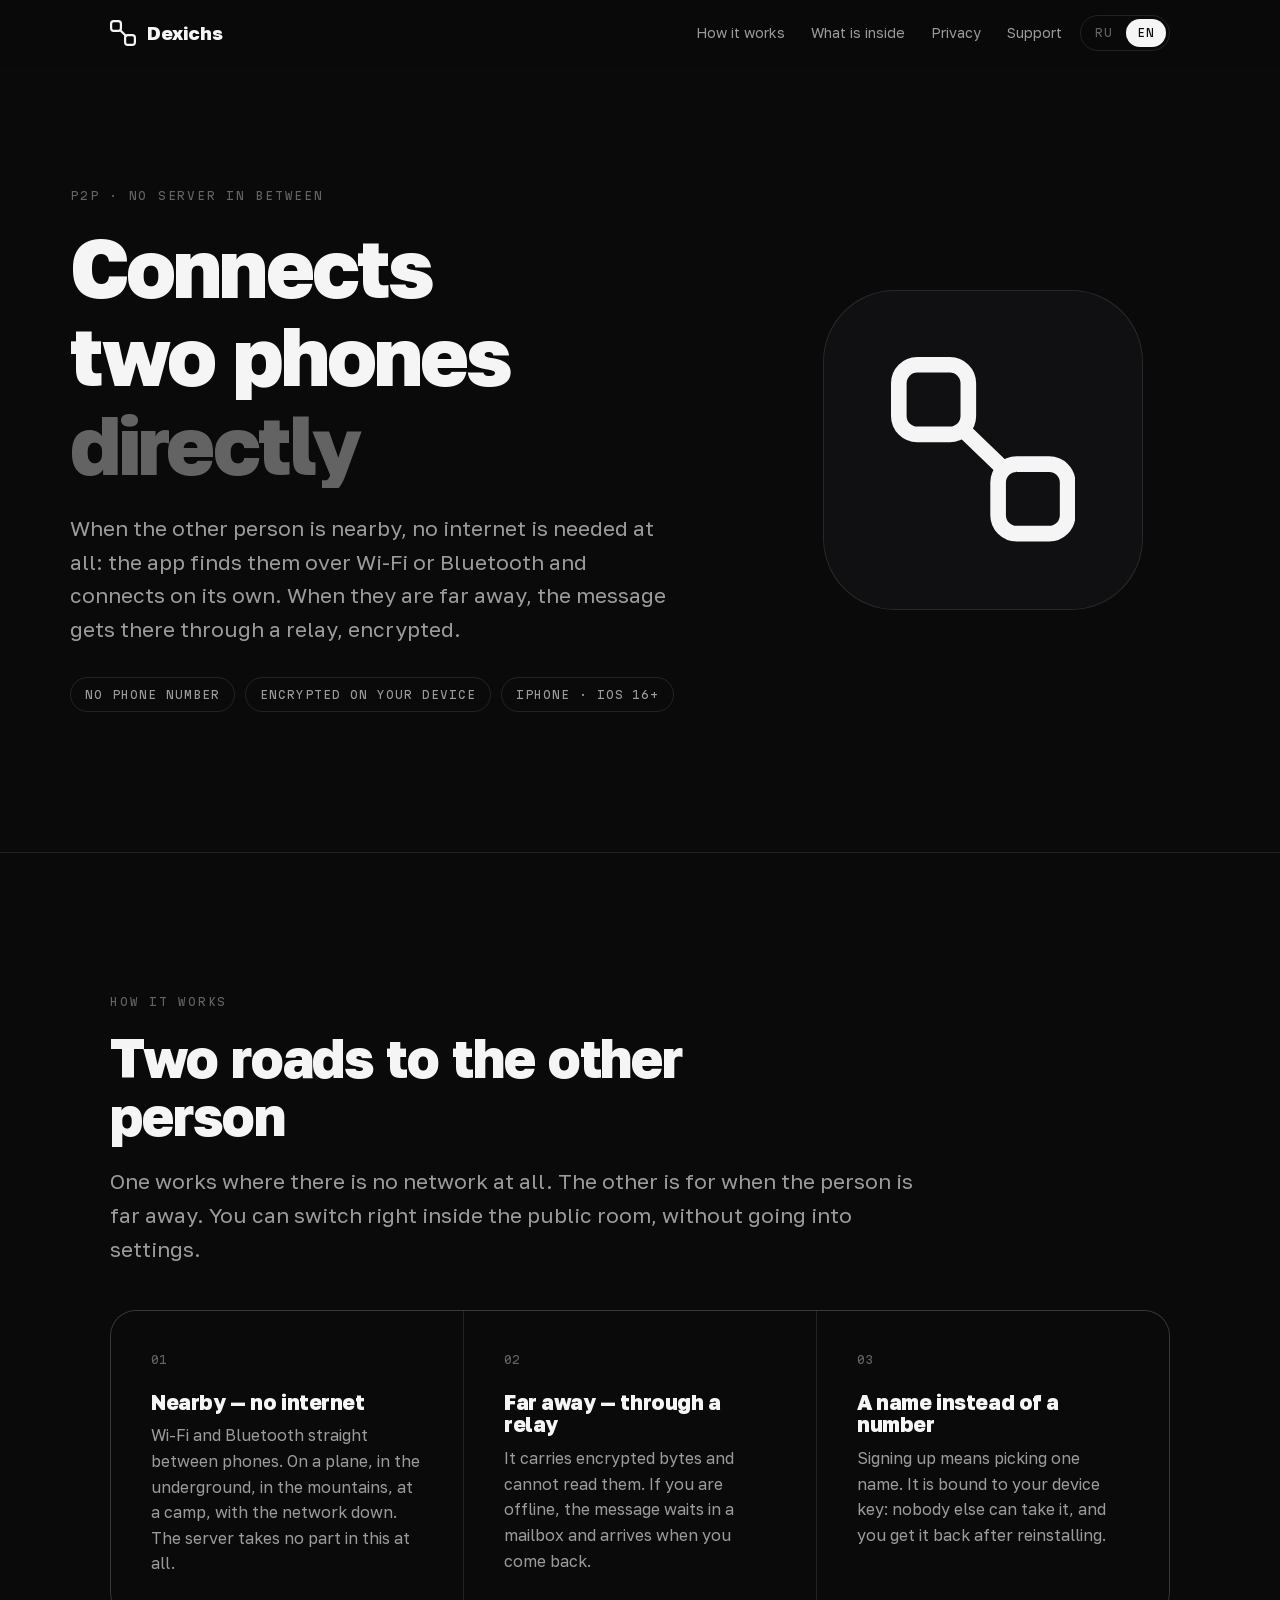
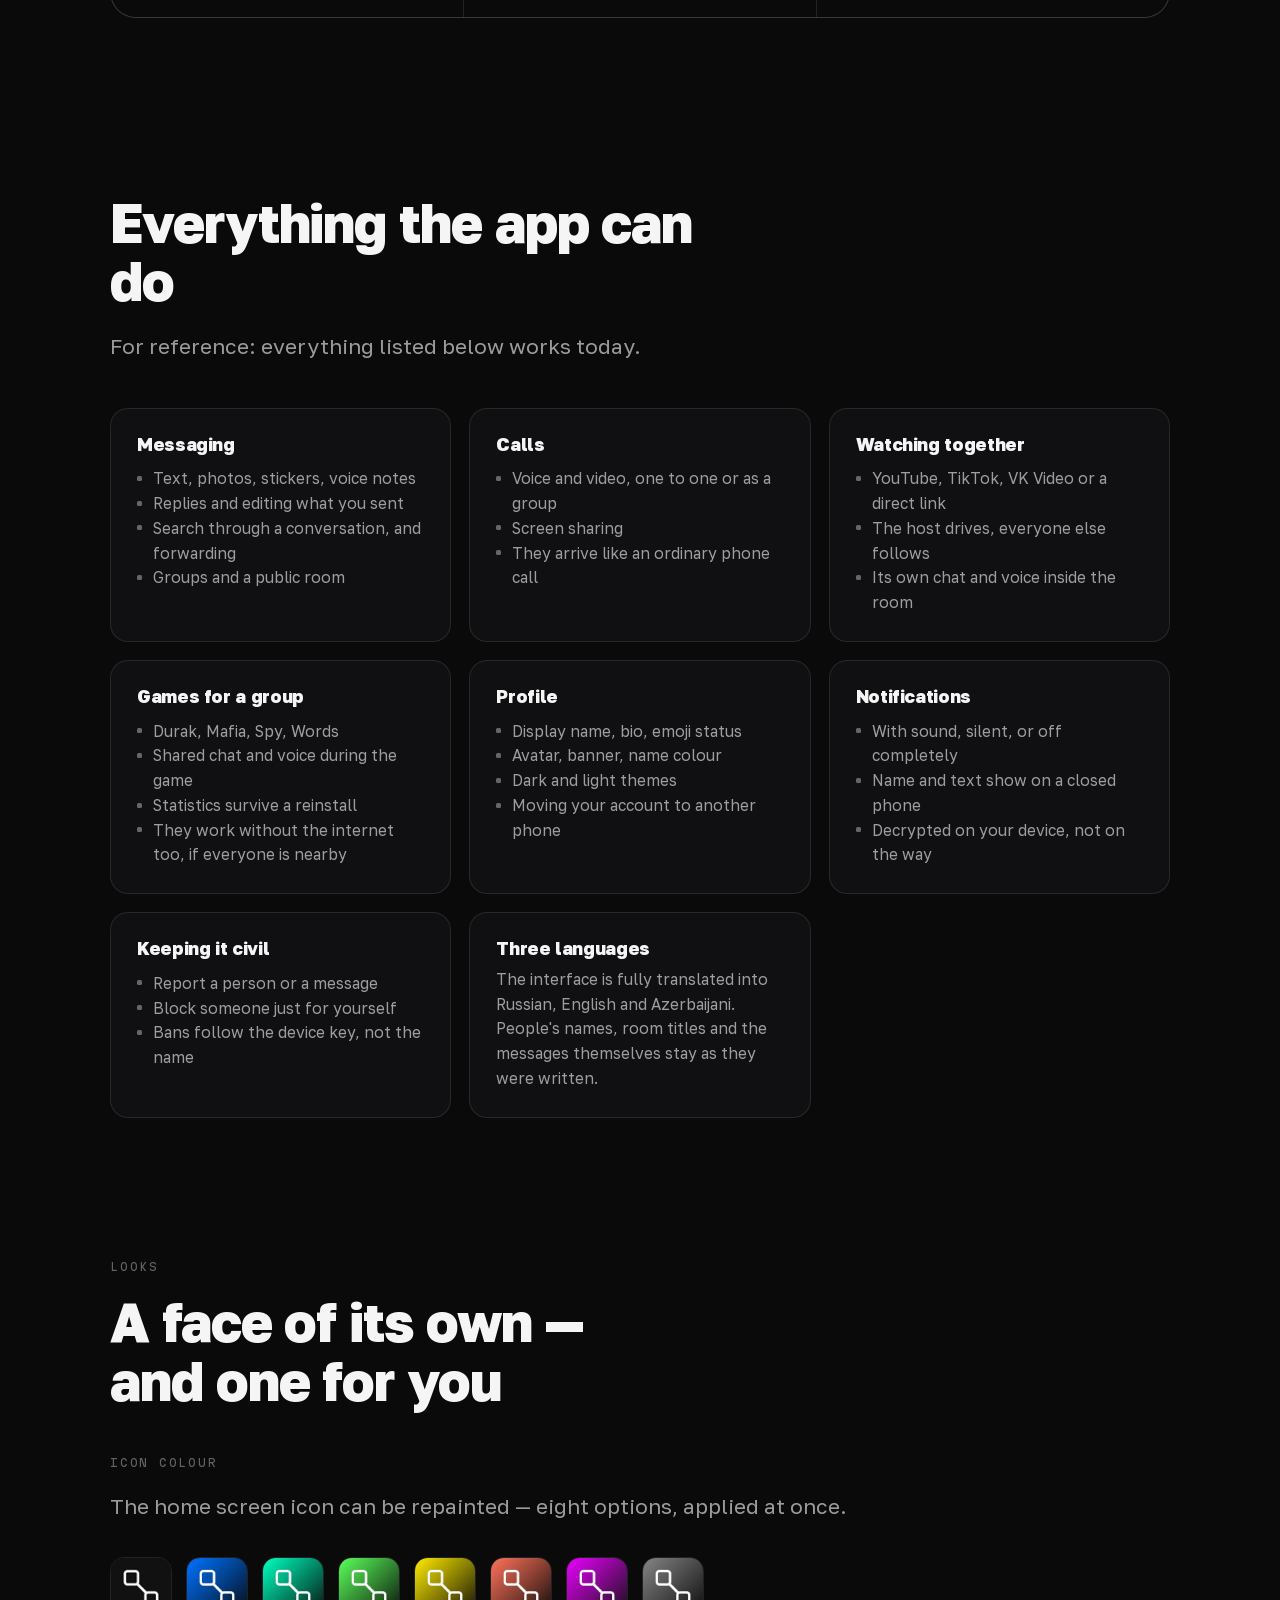
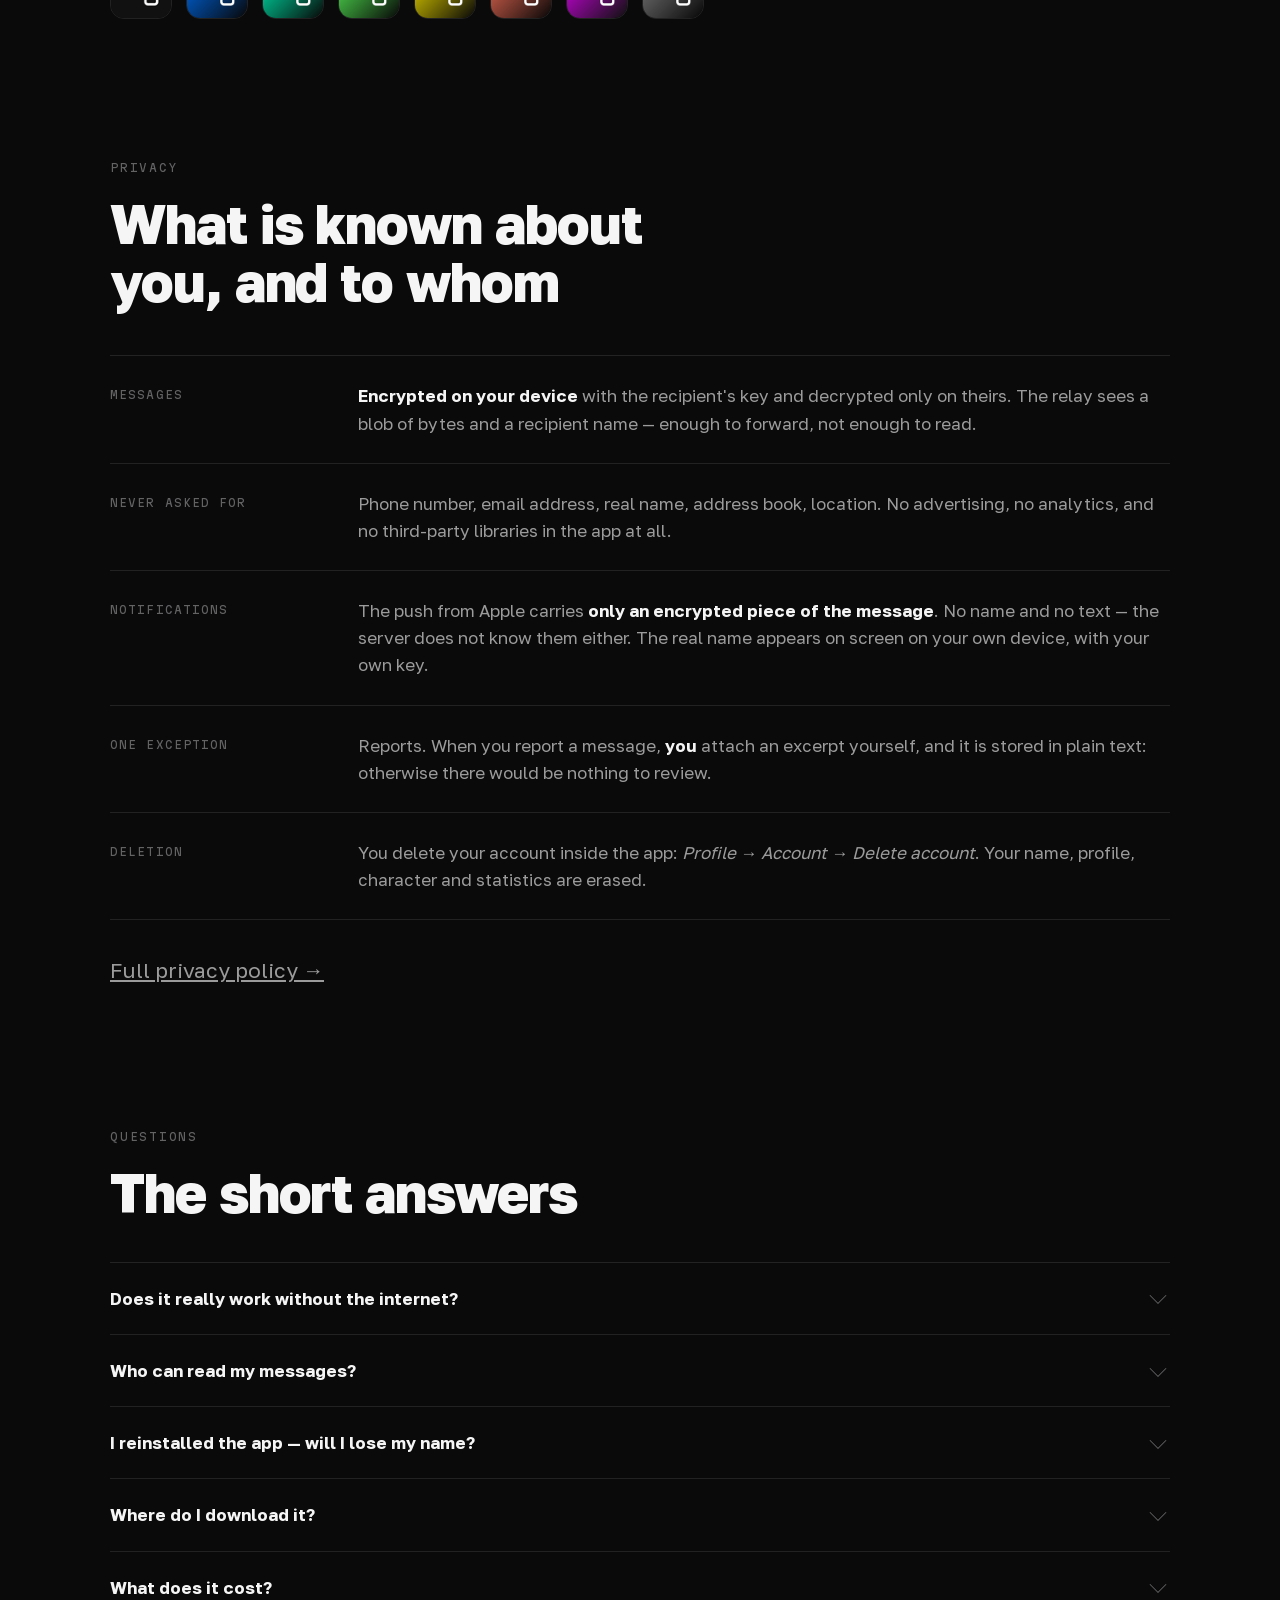
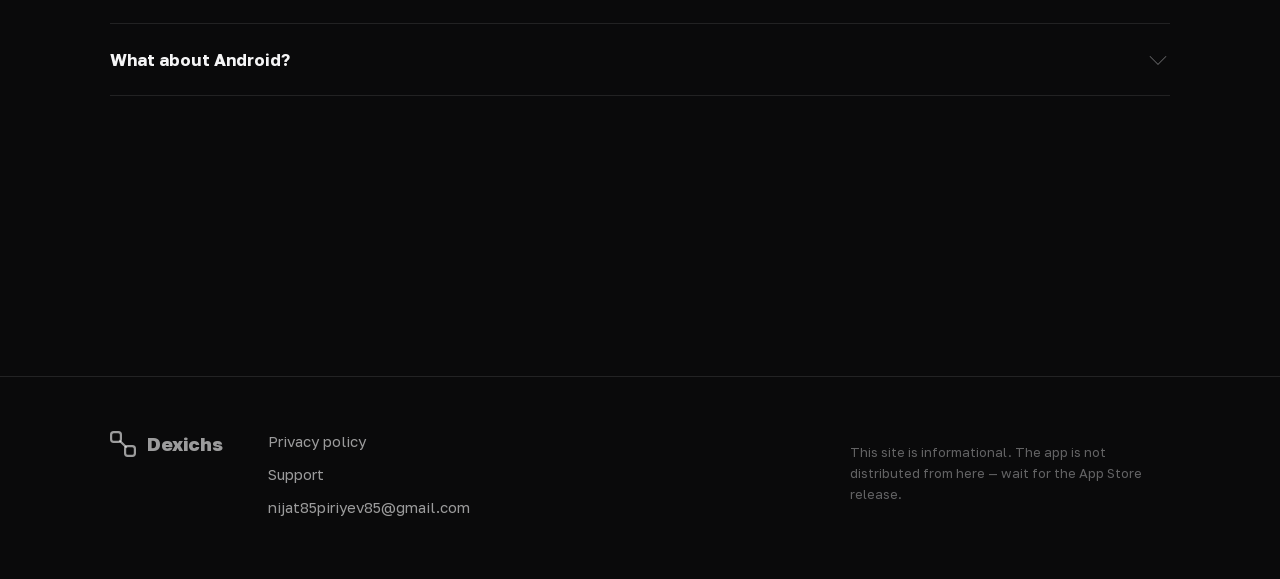
<file: index.html>
<!DOCTYPE html>
<html lang="ru">
<head>
<meta charset="utf-8">
<meta name="viewport" content="width=device-width, initial-scale=1">
<title>Dexichs — мессенджер, который связывает телефоны напрямую</title>
<meta name="description" content="Dexichs находит собеседника рядом по Wi-Fi и Bluetooth и соединяется с ним без интернета. Переписка шифруется на устройстве. Ни номера телефона, ни почты.">
<meta name="theme-color" content="#0a0a0b">
<meta name="google-site-verification" content="8EN-TZUp0n8-IN4tslo_CdfUFhrkejA2eB2_Vl_a-yc">

<link rel="canonical" href="https://dexichs.is-a.dev/">

<!-- Знак сайта: Google берёт отсюда картинку рядом с результатом поиска.
     Размеры кратны 48 — так он их принимает. -->
<link rel="icon" href="/assets/icons/favicon-48.png" sizes="48x48" type="image/png">
<link rel="icon" href="/assets/icons/dexichs-96.png" sizes="96x96" type="image/png">
<link rel="icon" href="/assets/icons/dexichs-192.png" sizes="192x192" type="image/png">
<link rel="apple-touch-icon" href="/assets/icons/dexichs-180.png">

<meta property="og:type" content="website">
<meta property="og:url" content="https://dexichs.is-a.dev/">
<meta property="og:site_name" content="Dexichs">
<meta property="og:title" content="Dexichs">
<meta property="og:description" content="Мессенджер, который связывает телефоны напрямую. Рядом — вообще без интернета.">
<meta property="og:image" content="https://dexichs.is-a.dev/assets/icons/dexichs-512.png">
<meta name="twitter:card" content="summary">
<meta name="twitter:title" content="Dexichs">
<meta name="twitter:description" content="Мессенджер, который связывает телефоны напрямую. Рядом — вообще без интернета.">
<meta name="twitter:image" content="https://dexichs.is-a.dev/assets/icons/dexichs-512.png">

<script type="application/ld+json">
{
  "@context": "https://schema.org",
  "@graph": [
    {
      "@type": "WebSite",
      "@id": "https://dexichs.is-a.dev/#website",
      "url": "https://dexichs.is-a.dev/",
      "name": "Dexichs",
      "inLanguage": "ru",
      "description": "Мессенджер, который связывает телефоны напрямую. Рядом — вообще без интернета.",
      "publisher": { "@id": "https://dexichs.is-a.dev/#org" }
    },
    {
      "@type": "Organization",
      "@id": "https://dexichs.is-a.dev/#org",
      "name": "Dexichs",
      "url": "https://dexichs.is-a.dev/",
      "logo": {
        "@type": "ImageObject",
        "url": "https://dexichs.is-a.dev/assets/icons/dexichs-512.png",
        "width": 512,
        "height": 512
      }
    },
    {
      "@type": "SoftwareApplication",
      "name": "Dexichs",
      "url": "https://dexichs.is-a.dev/",
      "applicationCategory": "CommunicationApplication",
      "operatingSystem": "iOS",
      "image": "https://dexichs.is-a.dev/assets/icons/dexichs-512.png",
      "description": "Dexichs находит собеседника рядом по Wi-Fi и Bluetooth и соединяется с ним без интернета. Переписка шифруется на устройстве. Ни номера телефона, ни почты.",
      "offers": { "@type": "Offer", "price": "0", "priceCurrency": "USD" }
    }
  ]
}
</script>

<link rel="preload" href="assets/fonts/golostext-cyrillic.woff2" as="font" type="font/woff2" crossorigin>
<link rel="stylesheet" href="styles.css">
</head>
<body>

<!-- Знак один на всю страницу: определён здесь, дальше подставляется ссылкой.
     Две одинаковые фигуры и прямая между ними — ровно то, что делает
     приложение, и ровно то, что нарисовано на иконке. -->
<svg width="0" height="0" style="position:absolute" aria-hidden="true">
  <defs>
    <g id="mark">
      <rect x="118" y="112" width="196" height="196" rx="52"
            fill="none" stroke="currentColor" stroke-width="44"/>
      <rect x="398" y="392" width="196" height="196" rx="52"
            fill="none" stroke="currentColor" stroke-width="44"/>
      <line x1="300" y1="296" x2="412" y2="404"
            stroke="currentColor" stroke-width="44" stroke-linecap="round"/>
    </g>
  </defs>
</svg>

<header class="top" id="top">
  <div class="progress" aria-hidden="true"></div>
  <div class="wrap top__row">
    <a class="brand" href="#top">
      <svg viewBox="96 90 520 520" aria-hidden="true"><use href="#mark" color="currentColor"/></svg>
      <span>Dexichs</span>
    </a>
    <nav class="nav">
      <a href="#how" data-i18n="navHow">Как работает</a>
      <a href="#inside" data-i18n="navInside">Что внутри</a>
      <a href="#privacy" data-i18n="navPrivacy">Приватность</a>
      <a href="support.html" data-i18n="navSupport">Поддержка</a>
    </nav>
    <div class="lang" role="group" aria-label="Язык / Language">
      <button type="button" data-lang="ru" aria-pressed="true">RU</button>
      <button type="button" data-lang="en" aria-pressed="false">EN</button>
    </div>
  </div>
</header>

<main>

  <section class="hero wrap">
    <div class="hero__grid">
      <div>
        <p class="eyebrow" data-i18n="heroEyebrow">P2P · без сервера посередине</p>
        <h1 class="hero__title" data-i18n-html="heroTitle"><span class="line"><span>Связывает</span></span><span class="line"><span>два телефона</span></span><span class="line"><span><em>напрямую</em></span></span></h1>
        <p class="lede" data-i18n="heroLede">Если собеседник рядом, интернет не нужен вовсе: приложение находит его по Wi-Fi или Bluetooth и соединяется само. Если далеко — сообщение доходит через ретранслятор, зашифрованным.</p>
        <div class="hero__note">
          <span class="chip" data-i18n="chip1">Без номера телефона</span>
          <span class="chip" data-i18n="chip2">Шифруется на устройстве</span>
          <span class="chip" data-i18n="chip3">iPhone · iOS 16+</span>
        </div>
      </div>
      <div class="hero__mark">
        <svg viewBox="96 90 520 520" aria-label="Dexichs">
          <rect x="118" y="112" width="196" height="196" rx="52" fill="none"
                stroke="currentColor" stroke-width="44" class="draw" style="--len:900"/>
          <line x1="300" y1="296" x2="412" y2="404" stroke="currentColor"
                stroke-width="44" stroke-linecap="round" class="draw" style="--len:160"/>
          <rect x="398" y="392" width="196" height="196" rx="52" fill="none"
                stroke="currentColor" stroke-width="44" class="draw" style="--len:900"/>
          <circle class="spark" r="15" fill="currentColor">
            <animateMotion dur="2.6s" begin="1.2s" repeatCount="indefinite"
                           keyPoints="0;1" keyTimes="0;1"
                           calcMode="spline" keySplines="0.65 0 0.35 1"
                           path="M300,296 L412,404"/>
          </circle>
        </svg>
      </div>
    </div>
  </section>

  <hr class="rule">

  <section class="section wrap" id="how">
    <p class="eyebrow" data-reveal data-i18n="howEyebrow">Как работает</p>
    <h2 class="section__title" data-reveal data-i18n="howTitle">Две дороги до собеседника</h2>
    <p class="lede" data-reveal data-i18n="howLede">Одна работает там, где нет сети вообще. Вторая — когда человек далеко. Переключить можно прямо в общей комнате, не заходя в настройки.</p>

    <div class="pillars">
      <div class="pillar" data-reveal>
        <span class="pillar__num">01</span>
        <h3 data-i18n="p1t">Рядом — без интернета</h3>
        <p data-i18n="p1d">Wi-Fi и Bluetooth напрямую между телефонами. В самолёте, в метро, в горах, в лагере, при отключённой сети. Сервер в этом случае не участвует вовсе.</p>
      </div>
      <div class="pillar" data-reveal>
        <span class="pillar__num">02</span>
        <h3 data-i18n="p2t">Далеко — через ретранслятор</h3>
        <p data-i18n="p2d">Он возит зашифрованные байты и не может их прочитать. Если вас нет в сети, сообщение ждёт в почтовом ящике и приходит, когда вы вернётесь.</p>
      </div>
      <div class="pillar" data-reveal>
        <span class="pillar__num">03</span>
        <h3 data-i18n="p3t">Имя вместо номера</h3>
        <p data-i18n="p3d">Регистрация — это одно имя, которое вы придумываете сами. Оно закреплено за ключом вашего устройства: занять его чужому нельзя, а вы вернёте его после переустановки.</p>
      </div>
    </div>
  </section>

  <section class="section wrap" id="inside">
    <p class="eyebrow" data-reveal data-i18n="insideEyebrow">Что внутри</p>
    <h2 class="section__title" data-reveal data-i18n="insideTitle">Всё, что есть в приложении</h2>
    <p class="lede" data-reveal data-i18n="insideLede">Ознакомительно: ниже перечислено то, что работает сегодня.</p>

    <div class="features">
      <div class="feature" data-reveal>
        <h3 data-i18n="f1t">Переписка</h3>
        <ul>
          <li data-i18n="f1a">Текст, фотографии, стикеры, голосовые</li>
          <li data-i18n="f1b">Ответы на сообщение и правка отправленного</li>
          <li data-i18n="f1c">Поиск по переписке и пересылка</li>
          <li data-i18n="f1d">Группы и общая комната</li>
        </ul>
      </div>
      <div class="feature" data-reveal>
        <h3 data-i18n="f2t">Звонки</h3>
        <ul>
          <li data-i18n="f2a">Голос и видео, один на один и компанией</li>
          <li data-i18n="f2b">Демонстрация экрана</li>
          <li data-i18n="f2c">Приходят как обычный звонок телефона</li>
        </ul>
      </div>
      <div class="feature" data-reveal>
        <h3 data-i18n="f3t">Смотреть вместе</h3>
        <ul>
          <li data-i18n="f3a">YouTube, TikTok, VK Видео или прямая ссылка</li>
          <li data-i18n="f3b">Ведущий управляет, остальные подтягиваются</li>
          <li data-i18n="f3c">Свой чат и голос в комнате</li>
        </ul>
      </div>
      <div class="feature" data-reveal>
        <h3 data-i18n="f4t">Игры для компании</h3>
        <ul>
          <li data-i18n="f4a">Дурак, Мафия, Шпион, Слова</li>
          <li data-i18n="f4b">Общий чат и голос прямо в партии</li>
          <li data-i18n="f4c">Статистика переживает переустановку</li>
          <li data-i18n="f4d">Работают и без интернета, если все рядом</li>
        </ul>
      </div>
      <div class="feature" data-reveal>
        <h3 data-i18n="f5t">Профиль</h3>
        <ul>
          <li data-i18n="f5a">Отображаемое имя, о себе, эмодзи-статус</li>
          <li data-i18n="f5b">Аватар, обложка, цвет ника</li>
          <li data-i18n="f5c">Тёмная и светлая темы</li>
          <li data-i18n="f5d">Перенос аккаунта на другой телефон</li>
        </ul>
      </div>
      <div class="feature" data-reveal>
        <h3 data-i18n="f6t">Уведомления</h3>
        <ul>
          <li data-i18n="f6a">Со звуком, беззвучно или выключены совсем</li>
          <li data-i18n="f6b">Имя и текст видны на закрытом телефоне</li>
          <li data-i18n="f6c">Расшифровываются у вас, а не по дороге</li>
        </ul>
      </div>
      <div class="feature" data-reveal>
        <h3 data-i18n="f7t">Порядок в сети</h3>
        <ul>
          <li data-i18n="f7a">Жалоба на человека или сообщение</li>
          <li data-i18n="f7b">Блокировка только для себя</li>
          <li data-i18n="f7c">Бан по ключу устройства, а не по имени</li>
        </ul>
      </div>
      <div class="feature" data-reveal>
        <h3 data-i18n="f8t">Три языка</h3>
        <p data-i18n="f8d">Интерфейс переведён целиком на русский, английский и азербайджанский. Имена людей, названия комнат и сами сообщения остаются как их написали.</p>
      </div>
    </div>
  </section>

  <section class="section wrap" id="look">
    <p class="eyebrow" data-reveal data-i18n="lookEyebrow">Оформление</p>
    <h2 class="section__title" data-reveal data-i18n="lookTitle">Своё лицо у приложения<br>и у вас</h2>

    <p class="eyebrow" style="margin-top:44px" data-reveal data-i18n="tintEyebrow">Цвет иконки</p>
    <p class="lede" data-reveal data-i18n="tintLede">Иконку на экране «Домой» можно перекрасить — восемь вариантов, меняется сразу.</p>
    <div class="tints" data-reveal>
      <img src="assets/icons/dexichs-64.png" alt="Чёрный" loading="lazy" width="62" height="62">
      <img src="assets/icons/tint-blue.png" alt="Синий" loading="lazy" width="62" height="62">
      <img src="assets/icons/tint-aqua.png" alt="Бирюзовый" loading="lazy" width="62" height="62">
      <img src="assets/icons/tint-green.png" alt="Зелёный" loading="lazy" width="62" height="62">
      <img src="assets/icons/tint-yellow.png" alt="Жёлтый" loading="lazy" width="62" height="62">
      <img src="assets/icons/tint-red.png" alt="Красный" loading="lazy" width="62" height="62">
      <img src="assets/icons/tint-purple.png" alt="Пурпурный" loading="lazy" width="62" height="62">
      <img src="assets/icons/tint-grey.png" alt="Серый" loading="lazy" width="62" height="62">
    </div>
  </section>

  <section class="section wrap" id="privacy">
    <p class="eyebrow" data-reveal data-i18n="privEyebrow">Приватность</p>
    <h2 class="section__title" data-reveal data-i18n="privTitle">Что о вас известно и кому</h2>

    <dl class="facts">
      <div class="fact" data-reveal>
        <dt data-i18n="pr1t">Переписка</dt>
        <dd data-i18n-html="pr1d"><strong>Шифруется на вашем устройстве</strong> ключом получателя и расшифровывается только у него. Ретранслятор видит набор байтов и имя адресата — этого хватает, чтобы переслать, и не хватает, чтобы прочитать.</dd>
      </div>
      <div class="fact" data-reveal>
        <dt data-i18n="pr2t">Не спрашиваем</dt>
        <dd data-i18n="pr2d">Номер телефона, адрес почты, настоящее имя, контакты из адресной книги, геопозицию. Рекламы нет, аналитика не подключена, сторонних библиотек в приложении нет вовсе.</dd>
      </div>
      <div class="fact" data-reveal>
        <dt data-i18n="pr3t">Уведомления</dt>
        <dd data-i18n-html="pr3d">В толчок от Apple кладётся <strong>только зашифрованный кусок письма</strong>. Ни имени, ни текста в нём нет — сервер их и сам не знает. Настоящее имя появляется на экране уже у вас, ключом вашего телефона.</dd>
      </div>
      <div class="fact" data-reveal>
        <dt data-i18n="pr4t">Исключение</dt>
        <dd data-i18n-html="pr4d">Жалоба. Когда вы жалуетесь на сообщение, вы <strong>сами</strong> прикладываете его выдержку, и она сохраняется в открытом виде: иначе разбирать было бы нечего.</dd>
      </div>
      <div class="fact" data-reveal>
        <dt data-i18n="pr5t">Удаление</dt>
        <dd data-i18n-html="pr5d">Аккаунт удаляется прямо в приложении: <em>Профиль → Аккаунт → Удалить аккаунт</em>. Стираются имя, профиль, образ и статистика.</dd>
      </div>
    </dl>

    <p class="lede" style="margin-top:34px" data-reveal>
      <a href="privacy.html" data-i18n="privLink">Полная политика конфиденциальности →</a>
    </p>
  </section>

  <section class="section wrap" id="faq">
    <p class="eyebrow" data-reveal data-i18n="faqEyebrow">Вопросы</p>
    <h2 class="section__title" data-reveal data-i18n="faqTitle">Коротко о главном</h2>

    <div class="qa">
      <details data-reveal>
        <summary data-i18n="q1">Правда работает без интернета?</summary>
        <p data-i18n="a1">Да, если собеседник рядом — примерно в пределах комнаты или этажа. Телефоны находят друг друга по Wi-Fi и Bluetooth и соединяются напрямую. Интернет нужен только чтобы достать человека далеко.</p>
      </details>
      <details data-reveal>
        <summary data-i18n="q2">Кто может прочитать мою переписку?</summary>
        <p data-i18n="a2">Только тот, кому вы пишете. Сообщения шифруются на вашем устройстве ключом получателя. У нас нет ключа и нет способа его получить.</p>
      </details>
      <details data-reveal>
        <summary data-i18n="q3">Я переустановил приложение — потеряю имя?</summary>
        <p data-i18n="a3">Нет. Имя закреплено за ключом устройства, а ключ живёт в связке ключей и переживает переустановку. Вместе с именем возвращаются профиль и статистика игр.</p>
      </details>
      <details data-reveal>
        <summary data-i18n="q4">Где скачать?</summary>
        <p data-i18n="a4">Приложение готовится к публикации в App Store. Этот сайт — ознакомительный: здесь описано, что оно умеет. Ссылка появится здесь же, как только выйдет.</p>
      </details>
      <details data-reveal>
        <summary data-i18n="q5">Сколько стоит?</summary>
        <p data-i18n="a5">Переписка, звонки, игры и совместный просмотр — бесплатно. Платного доступа к общению нет и не планируется.</p>
      </details>
      <details data-reveal>
        <summary data-i18n="q6">Что с Android?</summary>
        <p data-i18n="a6">Пока только iPhone, iOS 16 и новее. Связь рядом построена на технологии Apple, и версия для Android потребует другой.</p>
      </details>
    </div>
  </section>

</main>

<footer class="foot">
  <div class="wrap foot__row">
    <a class="brand" href="#top">
      <svg viewBox="96 90 520 520" aria-hidden="true"><use href="#mark"/></svg>
      <span>Dexichs</span>
    </a>
    <div class="foot__links">
      <a href="privacy.html" data-i18n="fPrivacy">Политика конфиденциальности</a>
      <a href="support.html" data-i18n="fSupport">Поддержка</a>
      <a href="mailto:nijat85piriyev85@gmail.com">nijat85piriyev85@gmail.com</a>
    </div>
    <p class="foot__note" data-i18n="fNote">Сайт ознакомительный. Приложение не распространяется отсюда: дождитесь публикации в App Store.</p>
  </div>
</footer>

<script src="script.js" defer></script>
</body>
</html>
</file>
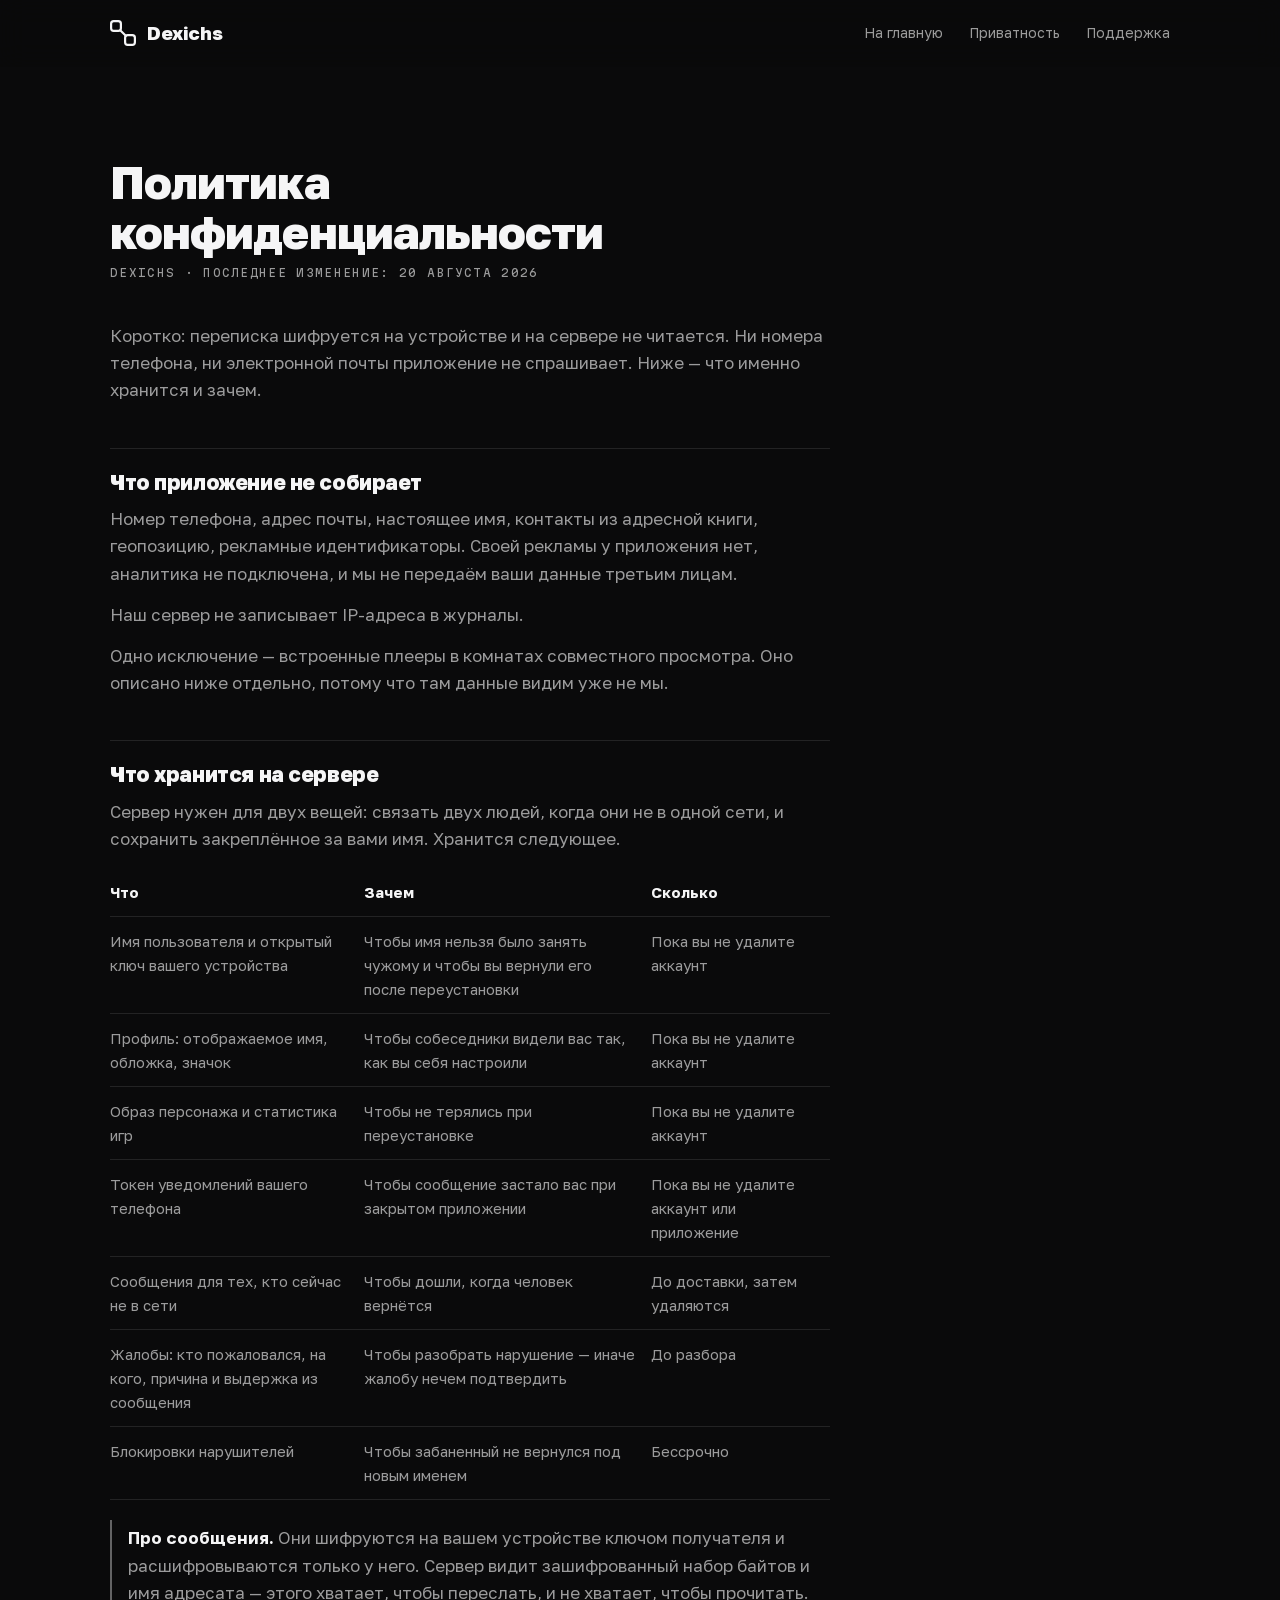
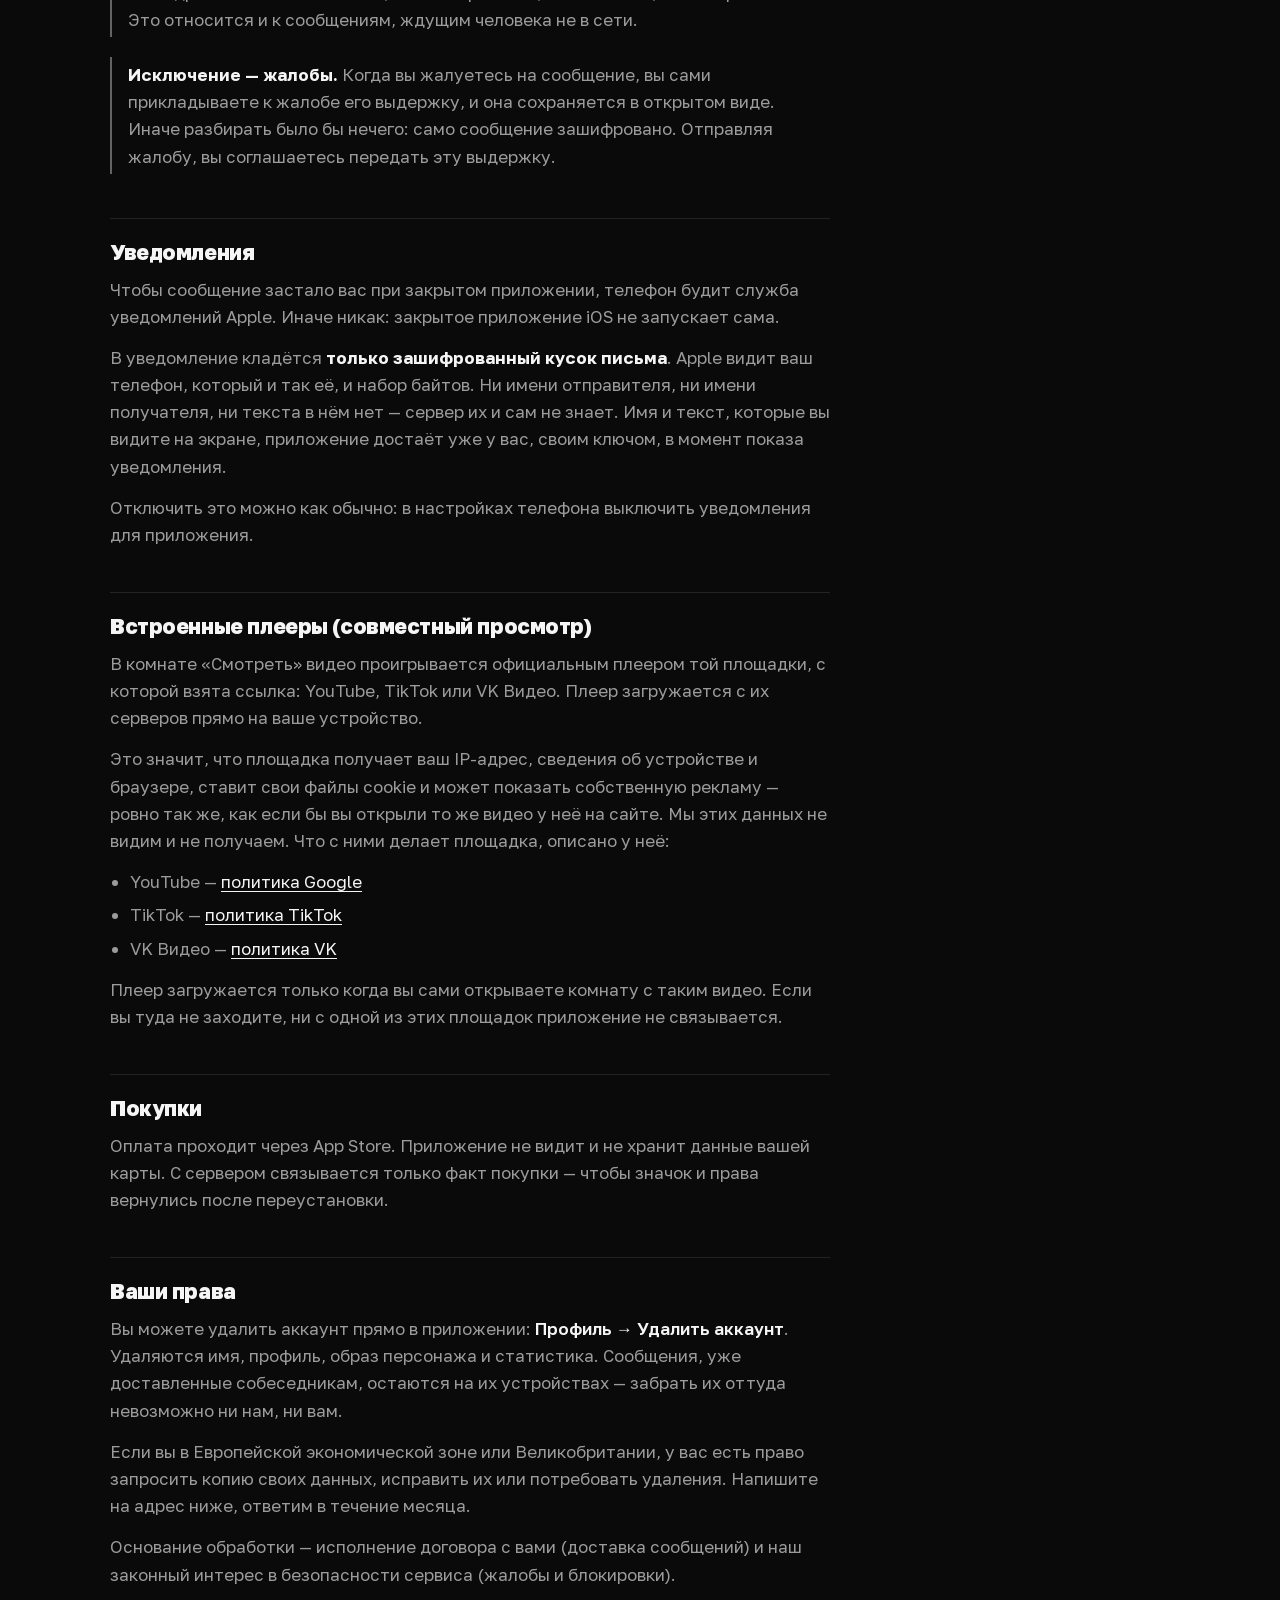
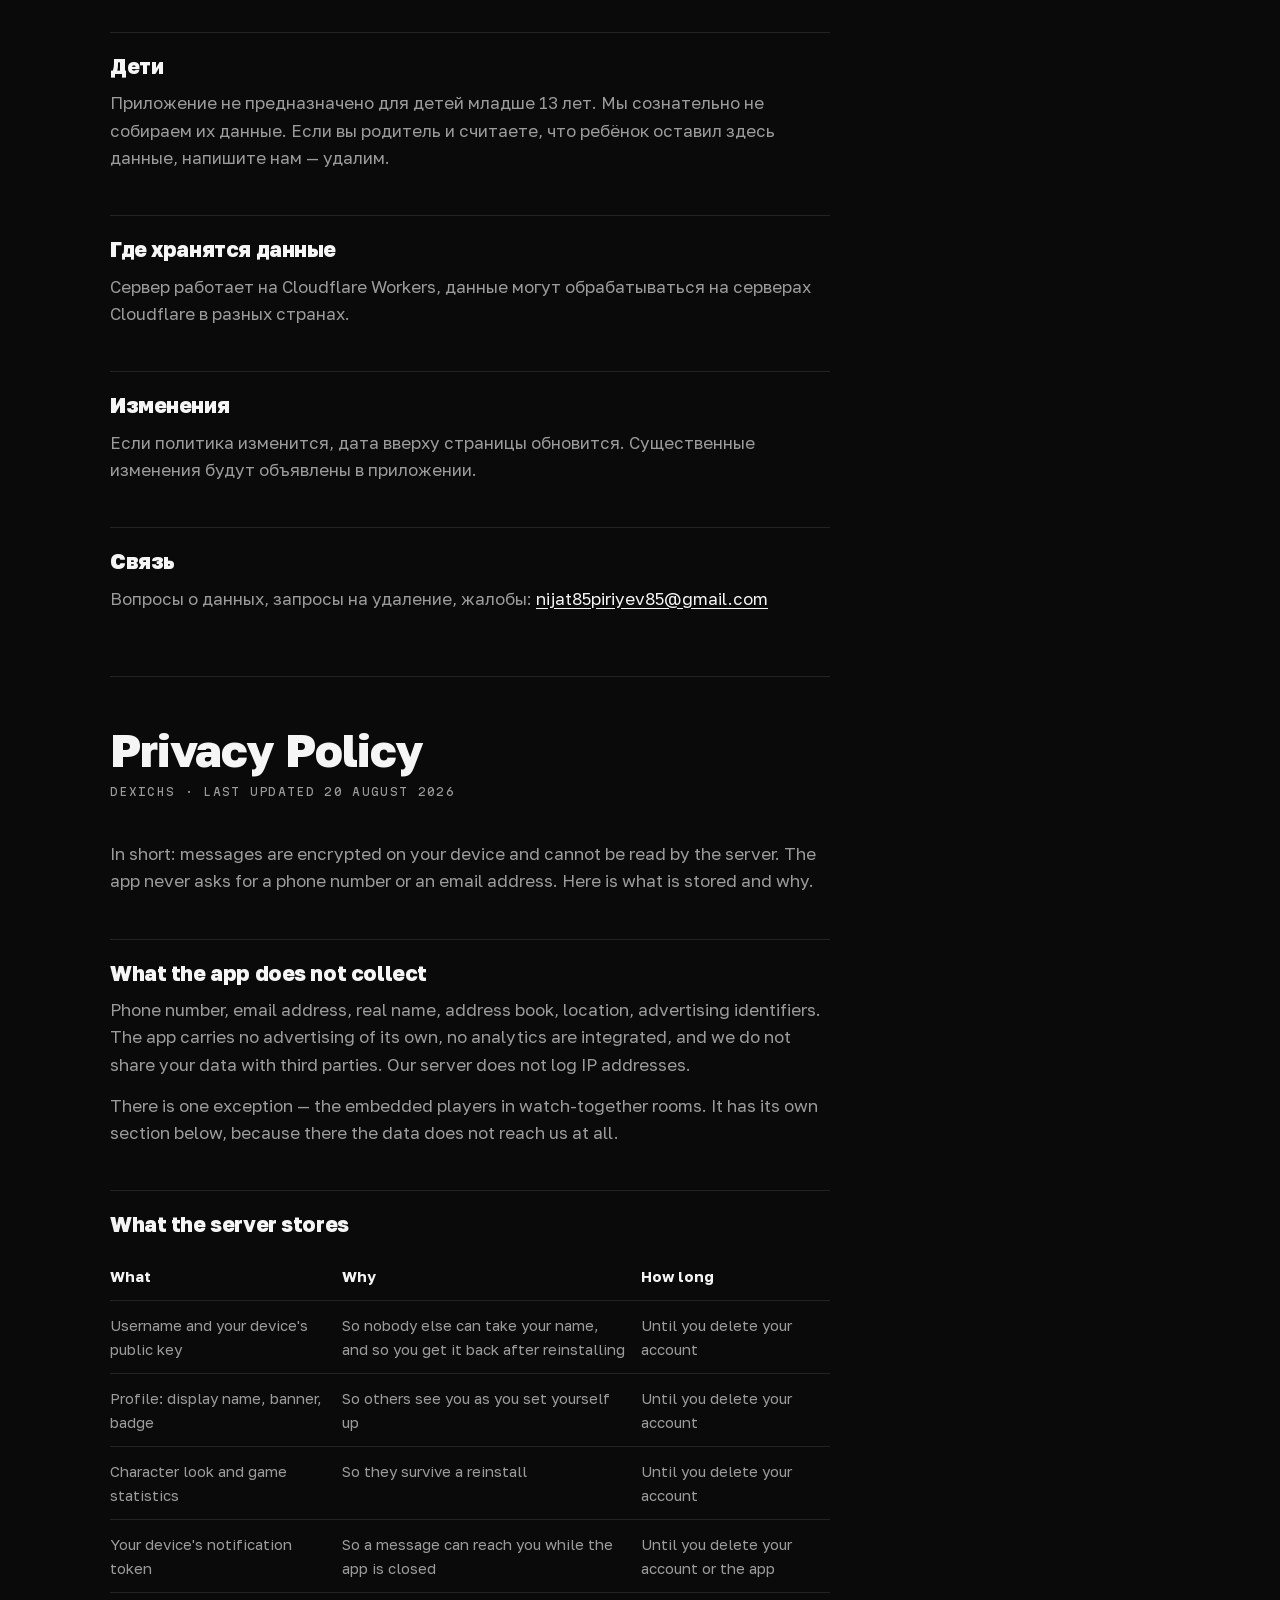
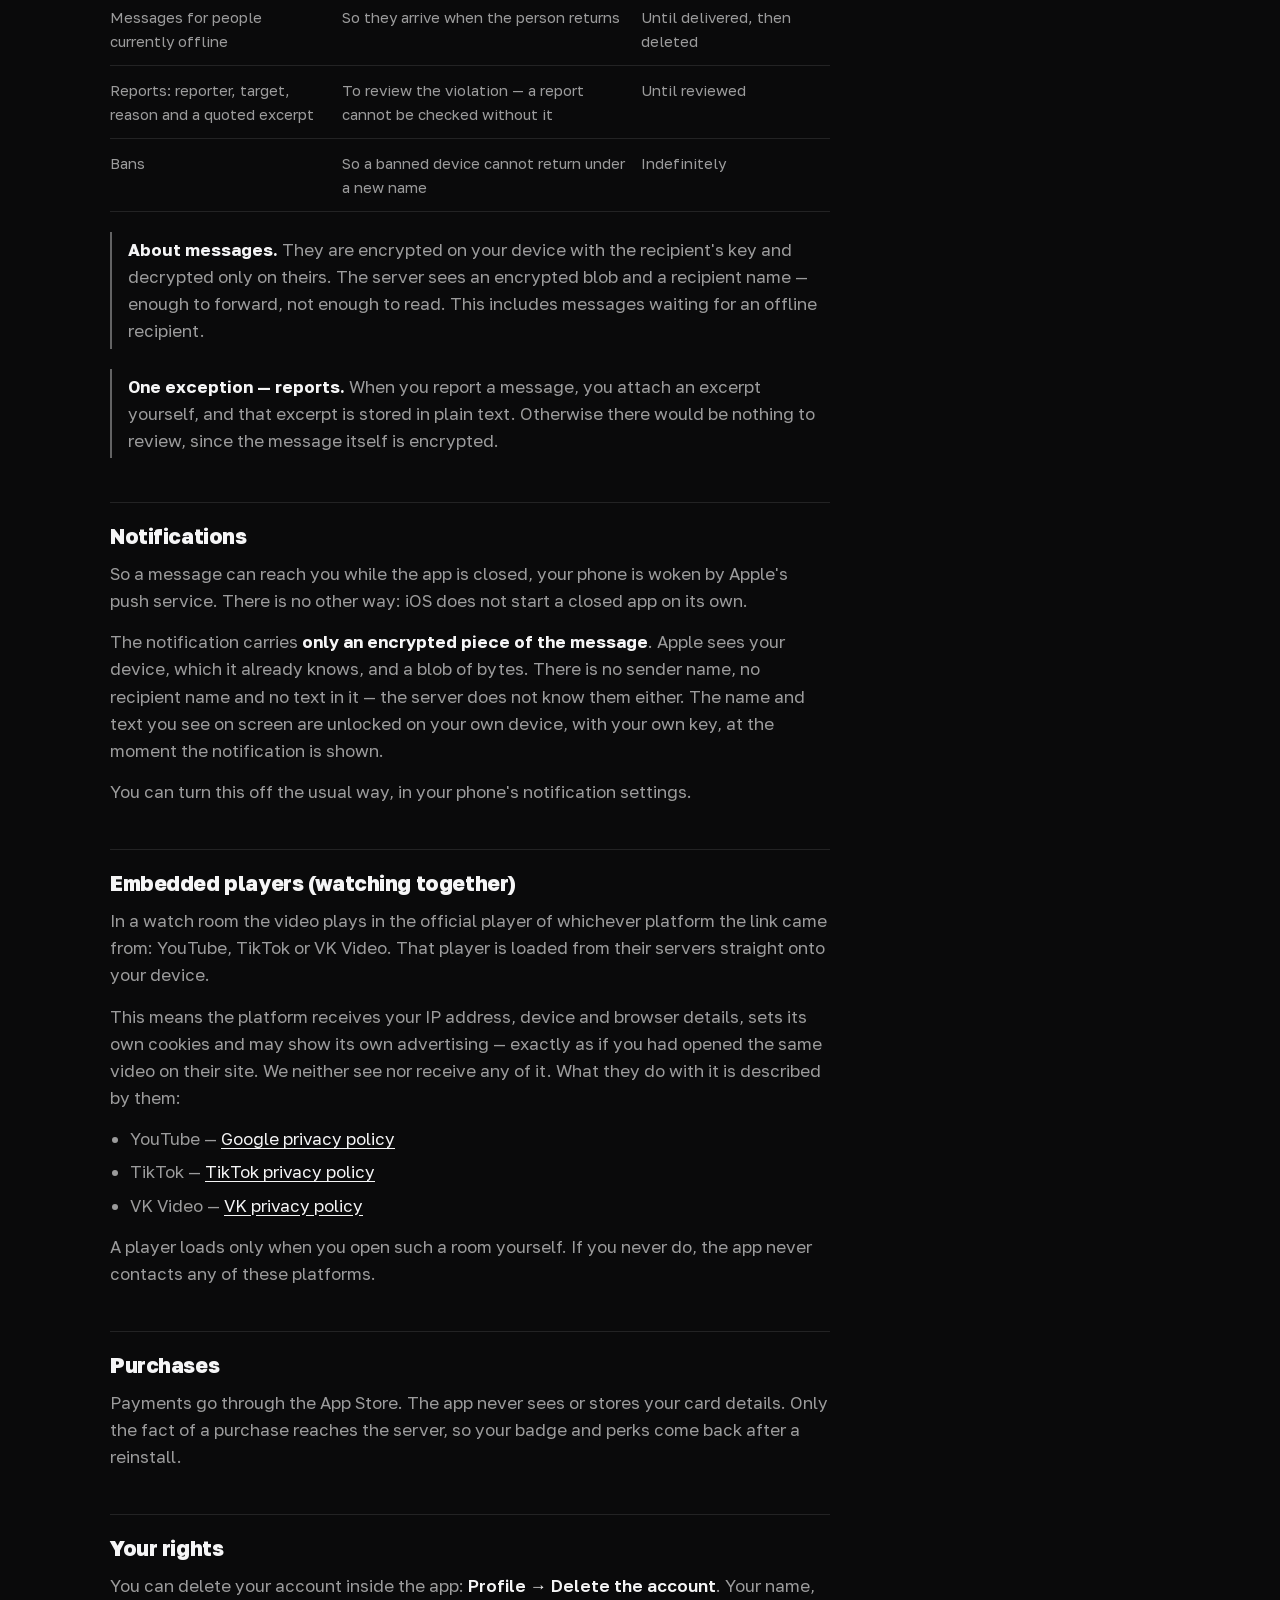
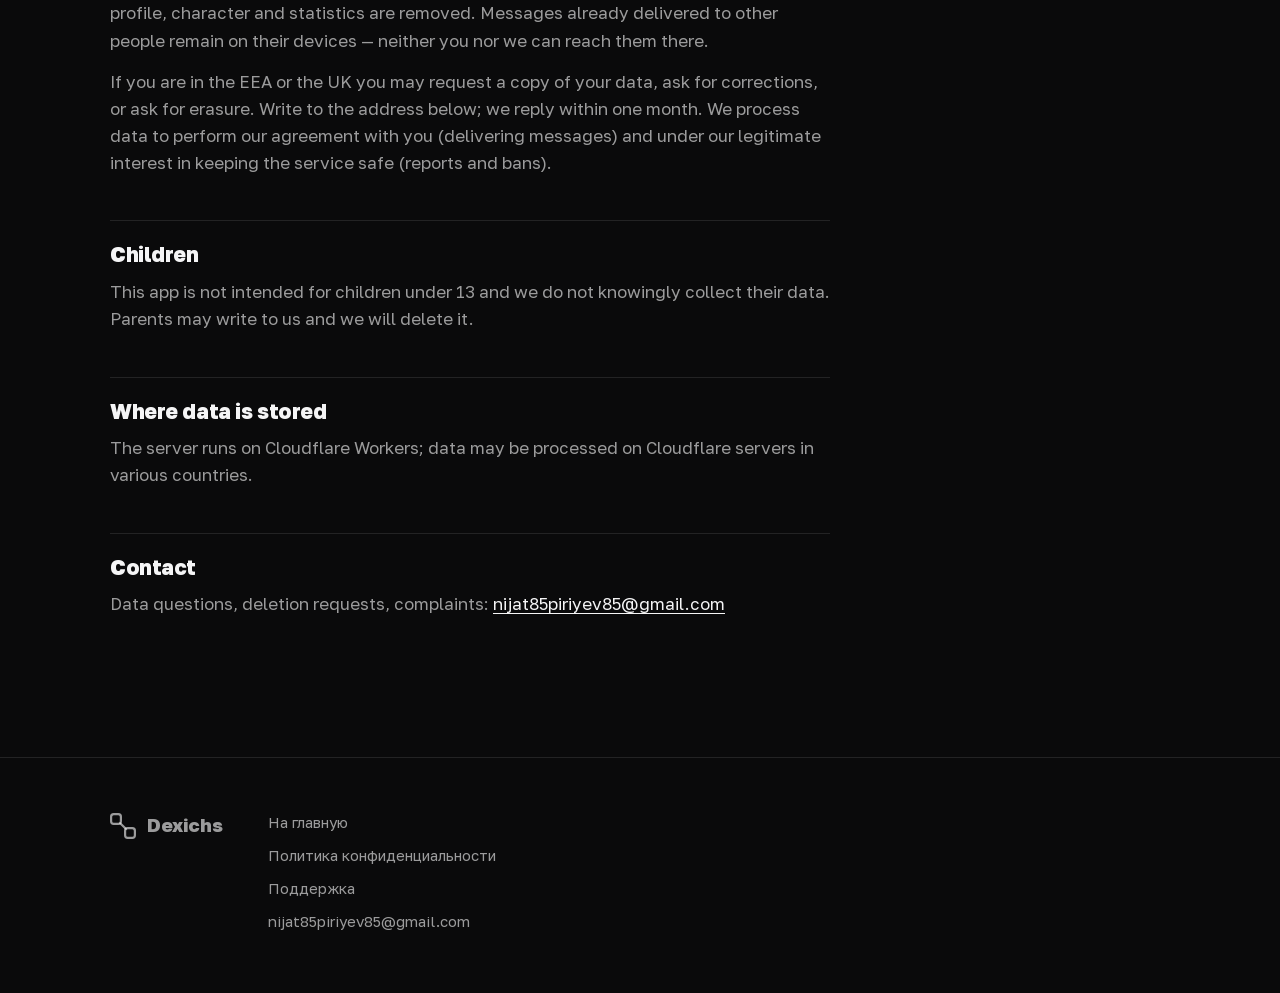
<file: privacy.html>
<!DOCTYPE html>
<html lang="ru">
<head>
<meta charset="utf-8">
<meta name="viewport" content="width=device-width, initial-scale=1">
<title>Политика конфиденциальности — Dexichs</title>
<meta name="theme-color" content="#0a0a0b">
<link rel="icon" href="/assets/icons/favicon-48.png" sizes="48x48" type="image/png">
<link rel="icon" href="/assets/icons/dexichs-96.png" sizes="96x96" type="image/png">
<link rel="icon" href="/assets/icons/dexichs-192.png" sizes="192x192" type="image/png">
<link rel="apple-touch-icon" href="/assets/icons/dexichs-180.png">
<link rel="stylesheet" href="styles.css">
</head>
<body>

<header class="top">
  <div class="wrap top__row">
    <a class="brand" href="index.html">
      <svg viewBox="96 90 520 520" aria-hidden="true">
        <rect x="118" y="112" width="196" height="196" rx="52" fill="none" stroke="currentColor" stroke-width="44"/>
        <rect x="398" y="392" width="196" height="196" rx="52" fill="none" stroke="currentColor" stroke-width="44"/>
        <line x1="300" y1="296" x2="412" y2="404" stroke="currentColor" stroke-width="44" stroke-linecap="round"/>
      </svg>
      <span>Dexichs</span>
    </a>
    <nav class="nav">
      <a href="index.html">На главную</a>
      <a href="privacy.html">Приватность</a>
      <a href="support.html">Поддержка</a>
    </nav>
  </div>
</header>

<main class="doc wrap">
  <div class="doc__inner">
  <h1>Политика конфиденциальности</h1>
  <p class="doc__sub">Dexichs · последнее изменение: 20 августа 2026</p>
  
  <p>Коротко: переписка шифруется на устройстве и на сервере не читается. Ни номера
  телефона, ни электронной почты приложение не спрашивает. Ниже — что именно
  хранится и зачем.</p>
  
  <h2>Что приложение не собирает</h2>
  <p>Номер телефона, адрес почты, настоящее имя, контакты из адресной книги,
  геопозицию, рекламные идентификаторы. Своей рекламы у приложения нет, аналитика
  не подключена, и мы не передаём ваши данные третьим лицам.</p>
  <p>Наш сервер не записывает IP-адреса в журналы.</p>
  <p>Одно исключение — встроенные плееры в комнатах совместного просмотра. Оно
  описано ниже отдельно, потому что там данные видим уже не мы.</p>
  
  <h2>Что хранится на сервере</h2>
  <p>Сервер нужен для двух вещей: связать двух людей, когда они не в одной сети, и
  сохранить закреплённое за вами имя. Хранится следующее.</p>
  
  <table>
  <tr><th>Что</th><th>Зачем</th><th>Сколько</th></tr>
  <tr><td>Имя пользователя и открытый ключ вашего устройства</td>
      <td>Чтобы имя нельзя было занять чужому и чтобы вы вернули его после переустановки</td>
      <td>Пока вы не удалите аккаунт</td></tr>
  <tr><td>Профиль: отображаемое имя, обложка, значок</td>
      <td>Чтобы собеседники видели вас так, как вы себя настроили</td>
      <td>Пока вы не удалите аккаунт</td></tr>
  <tr><td>Образ персонажа и статистика игр</td>
      <td>Чтобы не терялись при переустановке</td>
      <td>Пока вы не удалите аккаунт</td></tr>
  <tr><td>Токен уведомлений вашего телефона</td>
      <td>Чтобы сообщение застало вас при закрытом приложении</td>
      <td>Пока вы не удалите аккаунт или приложение</td></tr>
  <tr><td>Сообщения для тех, кто сейчас не в сети</td>
      <td>Чтобы дошли, когда человек вернётся</td>
      <td>До доставки, затем удаляются</td></tr>
  <tr><td>Жалобы: кто пожаловался, на кого, причина и выдержка из сообщения</td>
      <td>Чтобы разобрать нарушение — иначе жалобу нечем подтвердить</td>
      <td>До разбора</td></tr>
  <tr><td>Блокировки нарушителей</td>
      <td>Чтобы забаненный не вернулся под новым именем</td>
      <td>Бессрочно</td></tr>
  </table>
  
  <div class="note">
  <strong>Про сообщения.</strong> Они шифруются на вашем устройстве ключом
  получателя и расшифровываются только у него. Сервер видит зашифрованный набор
  байтов и имя адресата — этого хватает, чтобы переслать, и не хватает, чтобы
  прочитать. Это относится и к сообщениям, ждущим человека не в сети.
  </div>
  
  <div class="note">
  <strong>Исключение — жалобы.</strong> Когда вы жалуетесь на сообщение, вы сами
  прикладываете к жалобе его выдержку, и она сохраняется в открытом виде. Иначе
  разбирать было бы нечего: само сообщение зашифровано. Отправляя жалобу, вы
  соглашаетесь передать эту выдержку.
  </div>
  
  <h2>Уведомления</h2>
  <p>Чтобы сообщение застало вас при закрытом приложении, телефон будит служба
  уведомлений Apple. Иначе никак: закрытое приложение iOS не запускает сама.</p>
  <p>В уведомление кладётся <strong>только зашифрованный кусок письма</strong>.
  Apple видит ваш телефон, который и так её, и набор байтов. Ни имени
  отправителя, ни имени получателя, ни текста в нём нет — сервер их и сам не
  знает. Имя и текст, которые вы видите на экране, приложение достаёт уже у вас,
  своим ключом, в момент показа уведомления.</p>
  <p>Отключить это можно как обычно: в настройках телефона выключить уведомления
  для приложения.</p>
  
  <h2>Встроенные плееры (совместный просмотр)</h2>
  <p>В комнате «Смотреть» видео проигрывается официальным плеером той площадки, с
  которой взята ссылка: YouTube, TikTok или VK Видео. Плеер загружается с их
  серверов прямо на ваше устройство.</p>
  <p>Это значит, что площадка получает ваш IP-адрес, сведения об устройстве и
  браузере, ставит свои файлы cookie и может показать собственную рекламу — ровно
  так же, как если бы вы открыли то же видео у неё на сайте. Мы этих данных не
  видим и не получаем. Что с ними делает площадка, описано у неё:</p>
  <ul>
  <li>YouTube — <a href="https://policies.google.com/privacy">политика Google</a></li>
  <li>TikTok — <a href="https://www.tiktok.com/legal/privacy-policy">политика TikTok</a></li>
  <li>VK Видео — <a href="https://vk.com/privacy">политика VK</a></li>
  </ul>
  <p>Плеер загружается только когда вы сами открываете комнату с таким видео. Если
  вы туда не заходите, ни с одной из этих площадок приложение не связывается.</p>
  
  <h2>Покупки</h2>
  <p>Оплата проходит через App Store. Приложение не видит и не хранит данные вашей
  карты. С сервером связывается только факт покупки — чтобы значок и права
  вернулись после переустановки.</p>
  
  <h2>Ваши права</h2>
  <p>Вы можете удалить аккаунт прямо в приложении: <em>Профиль → Удалить
  аккаунт</em>. Удаляются имя, профиль, образ персонажа и статистика. Сообщения,
  уже доставленные собеседникам, остаются на их устройствах — забрать их оттуда
  невозможно ни нам, ни вам.</p>
  <p>Если вы в Европейской экономической зоне или Великобритании, у вас есть право
  запросить копию своих данных, исправить их или потребовать удаления. Напишите на
  адрес ниже, ответим в течение месяца.</p>
  <p>Основание обработки — исполнение договора с вами (доставка сообщений) и наш
  законный интерес в безопасности сервиса (жалобы и блокировки).</p>
  
  <h2>Дети</h2>
  <p>Приложение не предназначено для детей младше 13 лет. Мы сознательно не
  собираем их данные. Если вы родитель и считаете, что ребёнок оставил здесь
  данные, напишите нам — удалим.</p>
  
  <h2>Где хранятся данные</h2>
  <p>Сервер работает на Cloudflare Workers, данные могут обрабатываться на
  серверах Cloudflare в разных странах.</p>
  
  <h2>Изменения</h2>
  <p>Если политика изменится, дата вверху страницы обновится. Существенные
  изменения будут объявлены в приложении.</p>
  
  <h2>Связь</h2>
  <p>Вопросы о данных, запросы на удаление, жалобы: <a href="mailto:nijat85piriyev85@gmail.com">nijat85piriyev85@gmail.com</a></p>
  
  <hr>
  
  <h1>Privacy Policy</h1>
  <p class="doc__sub">Dexichs · last updated 20 August 2026</p>
  
  <p>In short: messages are encrypted on your device and cannot be read by the
  server. The app never asks for a phone number or an email address. Here is what
  is stored and why.</p>
  
  <h2>What the app does not collect</h2>
  <p>Phone number, email address, real name, address book, location, advertising
  identifiers. The app carries no advertising of its own, no analytics are
  integrated, and we do not share your data with third parties. Our server does not
  log IP addresses.</p>
  <p>There is one exception — the embedded players in watch-together rooms. It has
  its own section below, because there the data does not reach us at all.</p>
  
  <h2>What the server stores</h2>
  <table>
  <tr><th>What</th><th>Why</th><th>How long</th></tr>
  <tr><td>Username and your device's public key</td>
      <td>So nobody else can take your name, and so you get it back after reinstalling</td>
      <td>Until you delete your account</td></tr>
  <tr><td>Profile: display name, banner, badge</td>
      <td>So others see you as you set yourself up</td>
      <td>Until you delete your account</td></tr>
  <tr><td>Character look and game statistics</td>
      <td>So they survive a reinstall</td>
      <td>Until you delete your account</td></tr>
  <tr><td>Your device's notification token</td>
      <td>So a message can reach you while the app is closed</td>
      <td>Until you delete your account or the app</td></tr>
  <tr><td>Messages for people currently offline</td>
      <td>So they arrive when the person returns</td>
      <td>Until delivered, then deleted</td></tr>
  <tr><td>Reports: reporter, target, reason and a quoted excerpt</td>
      <td>To review the violation — a report cannot be checked without it</td>
      <td>Until reviewed</td></tr>
  <tr><td>Bans</td><td>So a banned device cannot return under a new name</td>
      <td>Indefinitely</td></tr>
  </table>
  
  <div class="note">
  <strong>About messages.</strong> They are encrypted on your device with the
  recipient's key and decrypted only on theirs. The server sees an encrypted blob
  and a recipient name — enough to forward, not enough to read. This includes
  messages waiting for an offline recipient.
  </div>
  
  <div class="note">
  <strong>One exception — reports.</strong> When you report a message, you attach
  an excerpt yourself, and that excerpt is stored in plain text. Otherwise there
  would be nothing to review, since the message itself is encrypted.
  </div>
  
  <h2>Notifications</h2>
  <p>So a message can reach you while the app is closed, your phone is woken by
  Apple's push service. There is no other way: iOS does not start a closed app on
  its own.</p>
  <p>The notification carries <strong>only an encrypted piece of the message</strong>.
  Apple sees your device, which it already knows, and a blob of bytes. There is no
  sender name, no recipient name and no text in it — the server does not know them
  either. The name and text you see on screen are unlocked on your own device,
  with your own key, at the moment the notification is shown.</p>
  <p>You can turn this off the usual way, in your phone's notification settings.</p>
  
  <h2>Embedded players (watching together)</h2>
  <p>In a watch room the video plays in the official player of whichever platform
  the link came from: YouTube, TikTok or VK Video. That player is loaded from their
  servers straight onto your device.</p>
  <p>This means the platform receives your IP address, device and browser details,
  sets its own cookies and may show its own advertising — exactly as if you had
  opened the same video on their site. We neither see nor receive any of it. What
  they do with it is described by them:</p>
  <ul>
  <li>YouTube — <a href="https://policies.google.com/privacy">Google privacy policy</a></li>
  <li>TikTok — <a href="https://www.tiktok.com/legal/privacy-policy">TikTok privacy policy</a></li>
  <li>VK Video — <a href="https://vk.com/privacy">VK privacy policy</a></li>
  </ul>
  <p>A player loads only when you open such a room yourself. If you never do, the
  app never contacts any of these platforms.</p>
  
  <h2>Purchases</h2>
  <p>Payments go through the App Store. The app never sees or stores your card
  details. Only the fact of a purchase reaches the server, so your badge and perks
  come back after a reinstall.</p>
  
  <h2>Your rights</h2>
  <p>You can delete your account inside the app: <em>Profile → Delete the
  account</em>. Your name, profile, character and statistics are removed. Messages
  already delivered to other people remain on their devices — neither you nor we
  can reach them there.</p>
  <p>If you are in the EEA or the UK you may request a copy of your data, ask for
  corrections, or ask for erasure. Write to the address below; we reply within one
  month. We process data to perform our agreement with you (delivering messages)
  and under our legitimate interest in keeping the service safe (reports and bans).</p>
  
  <h2>Children</h2>
  <p>This app is not intended for children under 13 and we do not knowingly
  collect their data. Parents may write to us and we will delete it.</p>
  
  <h2>Where data is stored</h2>
  <p>The server runs on Cloudflare Workers; data may be processed on Cloudflare
  servers in various countries.</p>
  
  <h2>Contact</h2>
  <p>Data questions, deletion requests, complaints:
  <a href="mailto:nijat85piriyev85@gmail.com">nijat85piriyev85@gmail.com</a></p>
  </div>
</main>

<footer class="foot">
  <div class="wrap foot__row">
    <a class="brand" href="index.html">
      <svg viewBox="96 90 520 520" aria-hidden="true">
        <rect x="118" y="112" width="196" height="196" rx="52" fill="none" stroke="currentColor" stroke-width="44"/>
        <rect x="398" y="392" width="196" height="196" rx="52" fill="none" stroke="currentColor" stroke-width="44"/>
        <line x1="300" y1="296" x2="412" y2="404" stroke="currentColor" stroke-width="44" stroke-linecap="round"/>
      </svg>
      <span>Dexichs</span>
    </a>
    <div class="foot__links">
      <a href="index.html">На главную</a>
      <a href="privacy.html">Политика конфиденциальности</a>
      <a href="support.html">Поддержка</a>
      <a href="mailto:nijat85piriyev85@gmail.com">nijat85piriyev85@gmail.com</a>
    </div>
  </div>
</footer>

</body>
</html>
</file>
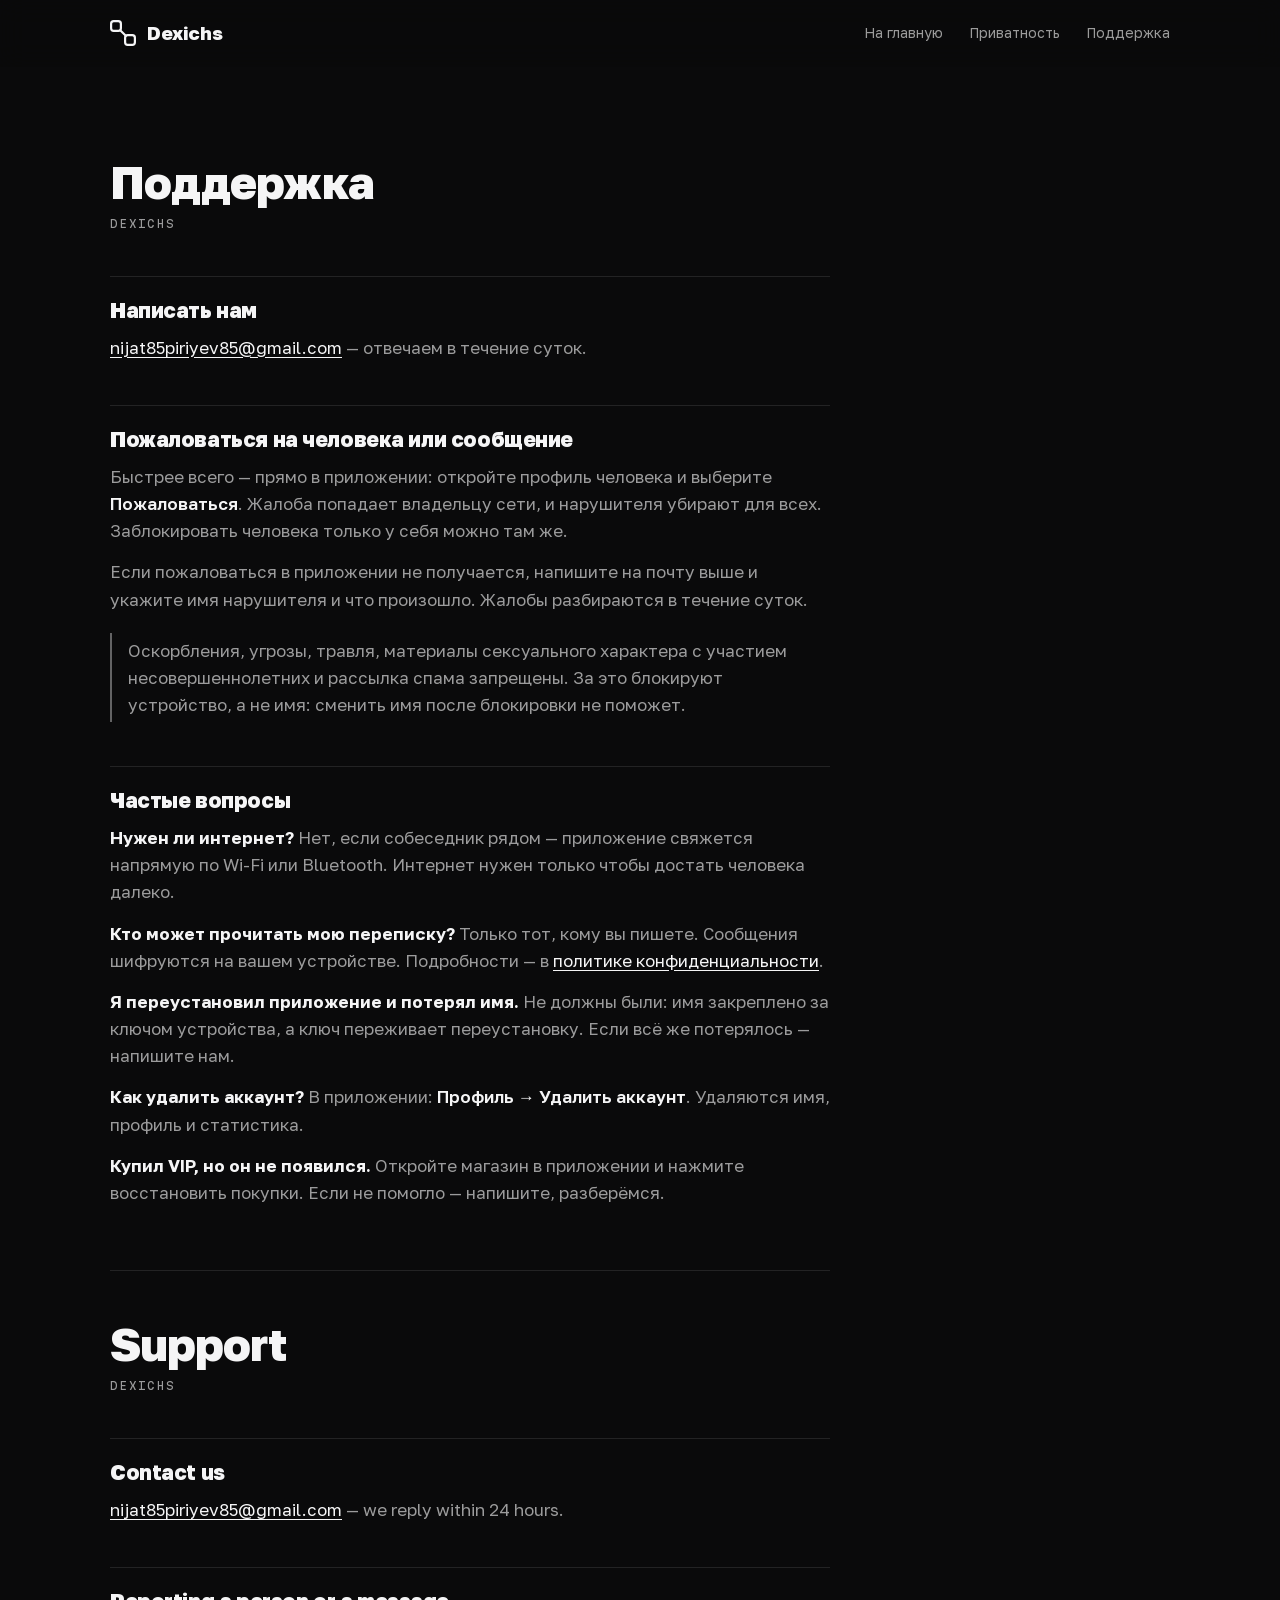
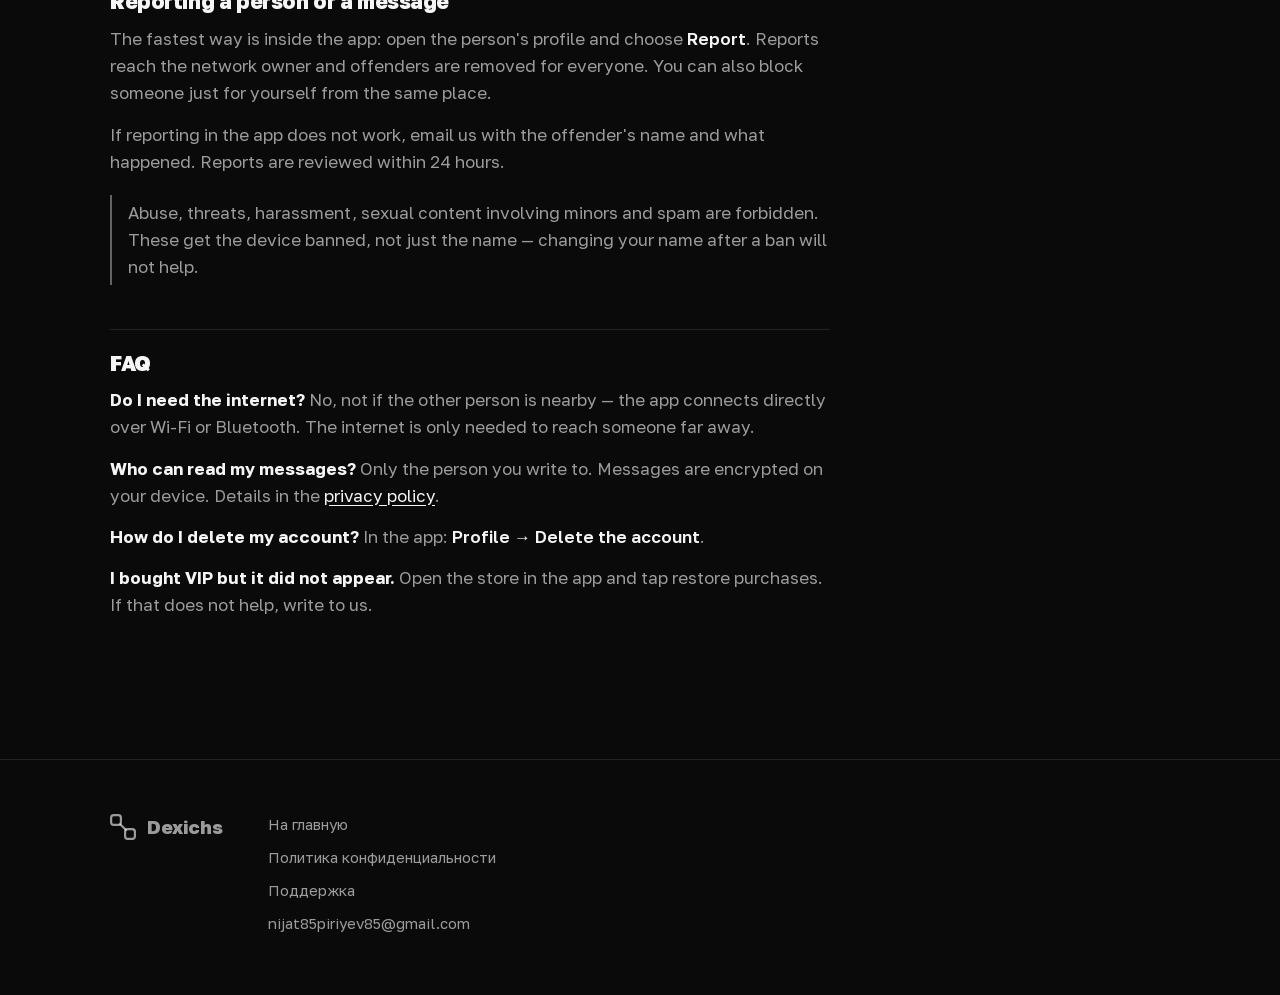
<file: support.html>
<!DOCTYPE html>
<html lang="ru">
<head>
<meta charset="utf-8">
<meta name="viewport" content="width=device-width, initial-scale=1">
<title>Поддержка — Dexichs</title>
<meta name="theme-color" content="#0a0a0b">
<link rel="icon" href="/assets/icons/favicon-48.png" sizes="48x48" type="image/png">
<link rel="icon" href="/assets/icons/dexichs-96.png" sizes="96x96" type="image/png">
<link rel="icon" href="/assets/icons/dexichs-192.png" sizes="192x192" type="image/png">
<link rel="apple-touch-icon" href="/assets/icons/dexichs-180.png">
<link rel="stylesheet" href="styles.css">
</head>
<body>

<header class="top">
  <div class="wrap top__row">
    <a class="brand" href="index.html">
      <svg viewBox="96 90 520 520" aria-hidden="true">
        <rect x="118" y="112" width="196" height="196" rx="52" fill="none" stroke="currentColor" stroke-width="44"/>
        <rect x="398" y="392" width="196" height="196" rx="52" fill="none" stroke="currentColor" stroke-width="44"/>
        <line x1="300" y1="296" x2="412" y2="404" stroke="currentColor" stroke-width="44" stroke-linecap="round"/>
      </svg>
      <span>Dexichs</span>
    </a>
    <nav class="nav">
      <a href="index.html">На главную</a>
      <a href="privacy.html">Приватность</a>
      <a href="support.html">Поддержка</a>
    </nav>
  </div>
</header>

<main class="doc wrap">
  <div class="doc__inner">
  <h1>Поддержка</h1>
  <p class="doc__sub">Dexichs</p>
  
  <h2>Написать нам</h2>
  <p><a href="mailto:nijat85piriyev85@gmail.com">nijat85piriyev85@gmail.com</a> — отвечаем в течение суток.</p>
  
  <h2>Пожаловаться на человека или сообщение</h2>
  <p>Быстрее всего — прямо в приложении: откройте профиль человека и выберите
  <em>Пожаловаться</em>. Жалоба попадает владельцу сети, и нарушителя убирают для
  всех. Заблокировать человека только у себя можно там же.</p>
  <p>Если пожаловаться в приложении не получается, напишите на почту выше и
  укажите имя нарушителя и что произошло. Жалобы разбираются в течение суток.</p>
  
  <div class="note">
  Оскорбления, угрозы, травля, материалы сексуального характера с участием
  несовершеннолетних и рассылка спама запрещены. За это блокируют устройство, а не
  имя: сменить имя после блокировки не поможет.
  </div>
  
  <h2>Частые вопросы</h2>
  
  <p><strong>Нужен ли интернет?</strong> Нет, если собеседник рядом — приложение
  свяжется напрямую по Wi-Fi или Bluetooth. Интернет нужен только чтобы достать
  человека далеко.</p>
  
  <p><strong>Кто может прочитать мою переписку?</strong> Только тот, кому вы
  пишете. Сообщения шифруются на вашем устройстве. Подробности — в
  <a href="privacy.html">политике конфиденциальности</a>.</p>
  
  <p><strong>Я переустановил приложение и потерял имя.</strong> Не должны были:
  имя закреплено за ключом устройства, а ключ переживает переустановку. Если всё
  же потерялось — напишите нам.</p>
  
  <p><strong>Как удалить аккаунт?</strong> В приложении: <em>Профиль → Удалить
  аккаунт</em>. Удаляются имя, профиль и статистика.</p>
  
  <p><strong>Купил VIP, но он не появился.</strong> Откройте магазин в приложении
  и нажмите восстановить покупки. Если не помогло — напишите, разберёмся.</p>
  
  <hr>
  
  <h1>Support</h1>
  <p class="doc__sub">Dexichs</p>
  
  <h2>Contact us</h2>
  <p><a href="mailto:nijat85piriyev85@gmail.com">nijat85piriyev85@gmail.com</a> — we reply within 24 hours.</p>
  
  <h2>Reporting a person or a message</h2>
  <p>The fastest way is inside the app: open the person's profile and choose
  <em>Report</em>. Reports reach the network owner and offenders are removed for
  everyone. You can also block someone just for yourself from the same place.</p>
  <p>If reporting in the app does not work, email us with the offender's name and
  what happened. Reports are reviewed within 24 hours.</p>
  
  <div class="note">
  Abuse, threats, harassment, sexual content involving minors and spam are
  forbidden. These get the device banned, not just the name — changing your name
  after a ban will not help.
  </div>
  
  <h2>FAQ</h2>
  
  <p><strong>Do I need the internet?</strong> No, not if the other person is
  nearby — the app connects directly over Wi-Fi or Bluetooth. The internet is only
  needed to reach someone far away.</p>
  
  <p><strong>Who can read my messages?</strong> Only the person you write to.
  Messages are encrypted on your device. Details in the
  <a href="privacy.html">privacy policy</a>.</p>
  
  <p><strong>How do I delete my account?</strong> In the app:
  <em>Profile → Delete the account</em>.</p>
  
  <p><strong>I bought VIP but it did not appear.</strong> Open the store in the app
  and tap restore purchases. If that does not help, write to us.</p>
  </div>
</main>

<footer class="foot">
  <div class="wrap foot__row">
    <a class="brand" href="index.html">
      <svg viewBox="96 90 520 520" aria-hidden="true">
        <rect x="118" y="112" width="196" height="196" rx="52" fill="none" stroke="currentColor" stroke-width="44"/>
        <rect x="398" y="392" width="196" height="196" rx="52" fill="none" stroke="currentColor" stroke-width="44"/>
        <line x1="300" y1="296" x2="412" y2="404" stroke="currentColor" stroke-width="44" stroke-linecap="round"/>
      </svg>
      <span>Dexichs</span>
    </a>
    <div class="foot__links">
      <a href="index.html">На главную</a>
      <a href="privacy.html">Политика конфиденциальности</a>
      <a href="support.html">Поддержка</a>
      <a href="mailto:nijat85piriyev85@gmail.com">nijat85piriyev85@gmail.com</a>
    </div>
  </div>
</footer>

</body>
</html>
</file>
<file: styles.css>
/* =========================================================================
   Dexichs — оформление сайта

   ОТКУДА ВЗЯТ ВИД. Из самой иконки: белый знак на почти чёрном, ничего
   лишнего, много воздуха. Поэтому здесь ровно два цвета и одна геометрия —
   скруглённый прямоугольник. Никаких градиентов, теней и подсветок: у знака
   их нет, и сайт не должен спорить со своим же логотипом.

   ЦВЕТА НЕТ НАМЕРЕННО. Единственное место, где он появляется, — ряд с
   цветами иконки. Там он и работает: на чёрно-белой странице цветной кружок
   виден сразу, а среди других цветных не значил бы ничего.
   ========================================================================= */

@font-face {
  font-family: "Golos Text";
  src: url("assets/fonts/golostext-cyrillic.woff2") format("woff2");
  font-weight: 400 900;
  font-display: swap;
  unicode-range: U+0301, U+0400-045F, U+0490-0491, U+04B0-04B1, U+2116;
}
@font-face {
  font-family: "Golos Text";
  src: url("assets/fonts/golostext-latin.woff2") format("woff2");
  font-weight: 400 900;
  font-display: swap;
  unicode-range: U+0000-00FF, U+0131, U+0152-0153, U+02BB-02BC, U+02C6, U+02DA,
                 U+02DC, U+0304, U+0308, U+0329, U+2000-206F, U+20AC, U+2122,
                 U+2191, U+2193, U+2212, U+2215, U+FEFF, U+FFFD;
}
@font-face {
  font-family: "Martian Mono";
  src: url("assets/fonts/martianmono-cyrillic.woff2") format("woff2");
  font-weight: 400 700;
  font-display: swap;
  unicode-range: U+0301, U+0400-045F, U+0490-0491, U+04B0-04B1, U+2116;
}
@font-face {
  font-family: "Martian Mono";
  src: url("assets/fonts/martianmono-latin.woff2") format("woff2");
  font-weight: 400 700;
  font-display: swap;
  unicode-range: U+0000-00FF, U+0131, U+0152-0153, U+02BB-02BC, U+02C6, U+02DA,
                 U+02DC, U+0304, U+0308, U+0329, U+2000-206F, U+20AC, U+2122,
                 U+2191, U+2193, U+2212, U+2215, U+FEFF, U+FFFD;
}

:root {
  --ink:        #0a0a0b;
  --ink-soft:   #101012;
  --ink-line:   rgba(255, 255, 255, 0.10);
  --paper:      #f5f5f6;
  --paper-dim:  rgba(245, 245, 246, 0.62);
  --paper-mute: rgba(245, 245, 246, 0.38);

  --wrap: 1140px;
  --pad: clamp(20px, 5vw, 40px);
  --radius: 18px;
  --radius-lg: 26px;
  --step: clamp(72px, 11vw, 140px);
}

* { box-sizing: border-box; }

html { scroll-behavior: smooth; -webkit-text-size-adjust: 100%; }
@media (prefers-reduced-motion: reduce) { html { scroll-behavior: auto; } }

body {
  margin: 0;
  background: var(--ink);
  color: var(--paper);
  font-family: "Golos Text", -apple-system, BlinkMacSystemFont, "Segoe UI", Roboto, sans-serif;
  font-size: 17px;
  line-height: 1.6;
  -webkit-font-smoothing: antialiased;
  overflow-x: hidden;
}

img { max-width: 100%; display: block; }
a { color: inherit; }

.wrap { width: 100%; max-width: var(--wrap); margin: 0 auto; padding-inline: var(--pad); }

.eyebrow {
  font-family: "Martian Mono", ui-monospace, monospace;
  font-size: 11px;
  letter-spacing: 0.16em;
  text-transform: uppercase;
  color: var(--paper-mute);
  margin: 0 0 18px;
}

h1, h2, h3 { font-weight: 800; letter-spacing: -0.02em; line-height: 1.08; margin: 0; }

h2.section__title {
  font-size: clamp(30px, 5.2vw, 54px);
  margin-bottom: 20px;
  max-width: 18ch;
}

.lede {
  font-size: clamp(17px, 2.1vw, 21px);
  color: var(--paper-dim);
  max-width: 62ch;
  margin: 0;
}

/* ---- Шапка ---- */

.top {
  position: sticky;
  top: 0;
  z-index: 40;
  background: rgba(10, 10, 11, 0.72);
  backdrop-filter: saturate(140%) blur(14px);
  -webkit-backdrop-filter: saturate(140%) blur(14px);
  border-bottom: 1px solid transparent;
  transition: border-color 0.25s ease;
}
.top.is-stuck { border-bottom-color: var(--ink-line); }

.top__row { display: flex; align-items: center; gap: 18px; height: 66px; }

.brand {
  display: inline-flex;
  align-items: center;
  gap: 11px;
  text-decoration: none;
  font-weight: 800;
  letter-spacing: -0.02em;
  font-size: 19px;
}
.brand svg { width: 26px; height: 26px; display: block; }

.nav { margin-left: auto; display: flex; align-items: center; gap: 26px; }
.nav a { text-decoration: none; font-size: 14px; color: var(--paper-dim); transition: color 0.18s ease; }
.nav a:hover { color: var(--paper); }
@media (max-width: 800px) { .nav a { display: none; } }

.lang { display: inline-flex; border: 1px solid var(--ink-line); border-radius: 999px; padding: 3px; gap: 2px; }
.lang button {
  font: inherit;
  font-family: "Martian Mono", ui-monospace, monospace;
  font-size: 11px;
  letter-spacing: 0.08em;
  padding: 5px 11px;
  border: 0;
  border-radius: 999px;
  background: transparent;
  color: var(--paper-mute);
  cursor: pointer;
  transition: background 0.18s ease, color 0.18s ease;
}
.lang button[aria-pressed="true"] { background: var(--paper); color: var(--ink); }

/* ---- Первый экран ---- */

.hero { padding: clamp(56px, 10vw, 120px) 0 var(--step); }

.hero__grid {
  display: grid;
  grid-template-columns: 1.15fr 0.85fr;
  gap: clamp(32px, 6vw, 72px);
  align-items: center;
}
@media (max-width: 900px) { .hero__grid { grid-template-columns: 1fr; } }

.hero__title { font-size: clamp(40px, 7.4vw, 82px); letter-spacing: -0.035em; margin-bottom: 24px; }
.hero__title em { font-style: normal; color: var(--paper-mute); }

.hero__note { margin-top: 30px; display: flex; flex-wrap: wrap; gap: 10px; }
.chip {
  font-family: "Martian Mono", ui-monospace, monospace;
  font-size: 11px;
  letter-spacing: 0.09em;
  text-transform: uppercase;
  border: 1px solid var(--ink-line);
  border-radius: 999px;
  padding: 8px 14px;
  color: var(--paper-dim);
}

.hero__mark {
  justify-self: center;
  width: min(320px, 74vw);
  aspect-ratio: 1;
  border-radius: 22.4%;
  background: var(--ink-soft);
  border: 1px solid var(--ink-line);
  display: grid;
  place-items: center;
}
.hero__mark svg { width: 58%; height: 58%; }

/* Знак про связь двоих — и прочерчивается связью, а не просто появляется. */
.draw {
  stroke-dasharray: var(--len, 400);
  stroke-dashoffset: var(--len, 400);
  animation: draw 1.1s cubic-bezier(0.65, 0, 0.35, 1) 0.15s forwards;
}
@keyframes draw { to { stroke-dashoffset: 0; } }
@media (prefers-reduced-motion: reduce) { .draw { animation: none; stroke-dashoffset: 0; } }

/* ---- Разделы ---- */

.section { padding-block: var(--step); }
.section + .section { padding-top: 0; }

.rule { height: 1px; background: var(--ink-line); border: 0; margin: 0; }

.pillars {
  display: grid;
  grid-template-columns: repeat(3, 1fr);
  gap: 1px;
  background: var(--ink-line);
  border: 1px solid var(--ink-line);
  border-radius: var(--radius-lg);
  overflow: hidden;
  margin-top: 44px;
}
@media (max-width: 860px) { .pillars { grid-template-columns: 1fr; } }

.pillar { background: var(--ink); padding: clamp(26px, 3.4vw, 40px); }
.pillar h3 { font-size: 21px; margin-bottom: 10px; }
.pillar p { color: var(--paper-dim); margin: 0; font-size: 16px; }
.pillar__num {
  font-family: "Martian Mono", ui-monospace, monospace;
  font-size: 11px;
  color: var(--paper-mute);
  display: block;
  margin-bottom: 22px;
}

.features {
  display: grid;
  grid-template-columns: repeat(auto-fit, minmax(280px, 1fr));
  gap: 18px;
  margin-top: 44px;
}
.feature { background: var(--ink-soft); border: 1px solid var(--ink-line); border-radius: var(--radius); padding: 26px; }
.feature h3 { font-size: 18px; margin-bottom: 8px; }
.feature p { margin: 0; color: var(--paper-dim); font-size: 15.5px; }
.feature ul { margin: 12px 0 0; padding: 0; list-style: none; color: var(--paper-dim); font-size: 15.5px; }
.feature li { padding-left: 16px; position: relative; }
.feature li::before {
  content: "";
  position: absolute;
  left: 0; top: 0.62em;
  width: 5px; height: 5px;
  border-radius: 1.5px;
  background: var(--paper-mute);
}

.tints { display: flex; flex-wrap: wrap; gap: 14px; margin-top: 34px; }
.tints img { width: 62px; height: 62px; border-radius: 22.4%; border: 1px solid var(--ink-line); }

.facts { margin-top: 44px; border-top: 1px solid var(--ink-line); }
.fact {
  display: grid;
  grid-template-columns: 200px 1fr;
  gap: clamp(16px, 4vw, 48px);
  padding: 26px 0;
  border-bottom: 1px solid var(--ink-line);
}
@media (max-width: 760px) { .fact { grid-template-columns: 1fr; gap: 8px; } }
.fact dt {
  font-family: "Martian Mono", ui-monospace, monospace;
  font-size: 11px;
  letter-spacing: 0.1em;
  text-transform: uppercase;
  color: var(--paper-mute);
  padding-top: 4px;
}
.fact dd { margin: 0; color: var(--paper-dim); }
.fact dd strong { color: var(--paper); font-weight: 700; }

.qa { margin-top: 40px; border-top: 1px solid var(--ink-line); }
.qa details { border-bottom: 1px solid var(--ink-line); }
.qa summary {
  cursor: pointer;
  list-style: none;
  padding: 22px 40px 22px 0;
  font-weight: 700;
  font-size: 17px;
  position: relative;
}
.qa summary::-webkit-details-marker { display: none; }
.qa summary::after {
  content: "";
  position: absolute;
  right: 6px; top: 50%;
  width: 11px; height: 11px;
  border-right: 1.5px solid var(--paper-mute);
  border-bottom: 1.5px solid var(--paper-mute);
  transform: translateY(-70%) rotate(45deg);
  transition: transform 0.22s ease;
}
.qa details[open] summary::after { transform: translateY(-30%) rotate(-135deg); }
.qa p { margin: 0 0 22px; color: var(--paper-dim); max-width: 68ch; }

.foot { border-top: 1px solid var(--ink-line); padding-block: 52px 60px; margin-top: var(--step); }
.foot__row { display: flex; flex-wrap: wrap; gap: 26px 46px; align-items: flex-start; }
.foot a { color: var(--paper-dim); text-decoration: none; }
.foot a:hover { color: var(--paper); text-decoration: underline; }
.foot__links { display: flex; flex-direction: column; gap: 9px; font-size: 15px; }
.foot__note { margin-left: auto; color: var(--paper-mute); font-size: 13px; max-width: 40ch; }

/* Появление разделов — АНИМАЦИЕЙ, а не переходом, и это не вкусовщина.
   У карточки есть свой transition для отклика на курсор, и он сокращённой
   записью сбрасывал transition-delay в ноль: очередь появления была написана,
   но не работала. Анимация с переходом не спорит вовсе. */
[data-reveal] { opacity: 0; }
[data-reveal].is-in {
  animation: riseIn 0.62s cubic-bezier(0.22, 1, 0.36, 1) var(--d, 0s) both;
}
@media (prefers-reduced-motion: reduce) {
  [data-reveal] { opacity: 1; }
  [data-reveal].is-in { animation: none; }
}

::selection { background: var(--paper); color: var(--ink); }
:focus-visible { outline: 2px solid var(--paper); outline-offset: 3px; border-radius: 4px; }

/* =========================================================================
   Движение

   Правило одно: движется то, что что-то значит. Строки заголовка въезжают
   по очереди — так их и читают. Точка бежит между двумя квадратами — это и
   есть связь, о которой всё приложение. Карточки отзываются на курсор,
   потому что на них можно нажать. Ничего, что просто «красиво крутится»,
   здесь нет: страница про надёжную связь, а не про свои эффекты.

   Всё до единого выключается при prefers-reduced-motion — блок в самом низу.
   ========================================================================= */

/* Полоска прочитанного: тонкая, под самой шапкой. */
.progress {
  position: absolute;
  left: 0; bottom: -1px;
  height: 2px;
  width: 100%;
  transform: scaleX(var(--p, 0));
  transform-origin: 0 50%;
  background: var(--paper);
  opacity: 0.55;
  transition: transform 0.1s linear;
  pointer-events: none;
}

/* Заголовок первого экрана — построчно из-под маски. */
.hero__title .line { display: block; overflow: hidden; }
.hero__title .line > span {
  display: block;
  transform: translateY(105%);
  animation: lineUp 0.9s cubic-bezier(0.22, 1, 0.36, 1) forwards;
}
.hero__title .line:nth-child(1) > span { animation-delay: 0.05s; }
.hero__title .line:nth-child(2) > span { animation-delay: 0.14s; }
.hero__title .line:nth-child(3) > span { animation-delay: 0.23s; }
@keyframes lineUp { to { transform: translateY(0); } }

/* Остальное на первом экране — следом за заголовком, не вперёд него. */
.hero .lede, .hero .eyebrow, .hero__note, .hero__mark {
  animation: riseIn 0.8s cubic-bezier(0.22, 1, 0.36, 1) backwards;
}
.hero .eyebrow { animation-delay: 0.02s; }
.hero .lede    { animation-delay: 0.34s; }
.hero__note    { animation-delay: 0.42s; }
.hero__mark    { animation-delay: 0.18s; }
@keyframes riseIn {
  from { opacity: 0; transform: translateY(16px); }
  to   { opacity: 1; transform: none; }
}

/* Точка, бегущая по связи. Появляется вместе с линией и живёт тихо. */
.spark { opacity: 0; animation: sparkOn 0.4s ease 1.2s forwards; }
@keyframes sparkOn { to { opacity: 0.9; } }

/* Плитка со знаком чуть отзывается на курсор — как приложение на нажатие. */
.hero__mark {
  transition: transform 0.5s cubic-bezier(0.22, 1, 0.36, 1),
              border-color 0.5s ease;
}
.hero__mark:hover { transform: translateY(-4px); border-color: rgba(255,255,255,0.2); }

/* Задержку каждому элементу проставляет script.js — см. riseIn выше. */

/* Карточки: приподнимаются и светлеют по краю. */
.feature {
  transition: transform 0.35s cubic-bezier(0.22, 1, 0.36, 1),
              border-color 0.35s ease, background 0.35s ease;
}
.feature:hover {
  transform: translateY(-3px);
  border-color: rgba(255, 255, 255, 0.22);
  background: #131316;
}

/* Опоры разделены линиями — подсвечиваем саму ячейку, а не её край. */
.pillar { transition: background 0.35s ease; }
.pillar:hover { background: #0f0f11; }

/* Цвета иконки: та, на которую смотрят, выходит вперёд. */
.tints img {
  transition: transform 0.3s cubic-bezier(0.22, 1, 0.36, 1), border-color 0.3s ease;
}
.tints:hover img { opacity: 0.55; transition: opacity 0.3s ease; }
.tints img:hover {
  opacity: 1;
  transform: translateY(-5px) scale(1.06);
  border-color: rgba(255, 255, 255, 0.3);
}

/* Ссылки в навигации — подчёркивание вырастает от левого края. */
.nav a { position: relative; }
.nav a::after {
  content: "";
  position: absolute;
  left: 0; bottom: -5px;
  height: 1px; width: 100%;
  background: var(--paper);
  transform: scaleX(0);
  transform-origin: 0 50%;
  transition: transform 0.28s cubic-bezier(0.22, 1, 0.36, 1);
}
.nav a:hover::after { transform: scaleX(1); }

/* Вопрос раскрывается плавно: у details своей анимации нет, высоту ведёт
   script.js, а здесь описано, как именно она едет. */
.qa .answer {
  overflow: hidden;
  height: 0;
  transition: height 0.34s cubic-bezier(0.22, 1, 0.36, 1);
}
.qa summary { transition: color 0.2s ease; }
.qa summary:hover { color: var(--paper); }
.qa details[open] summary { color: var(--paper); }

/* Подвал и ссылки. */
.foot a { transition: color 0.2s ease; }
.lang button { transition: background 0.22s ease, color 0.22s ease; }

@media (prefers-reduced-motion: reduce) {
  .hero__title .line > span,
  .hero .lede, .hero .eyebrow, .hero__note, .hero__mark,
  .spark { animation: none; opacity: 1; transform: none; }
  .spark { opacity: 0.9; }
  .hero__mark:hover, .feature:hover, .tints img:hover { transform: none; }
  .qa .answer { transition: none; }
  .progress { transition: none; }
}

/* =========================================================================
   Текстовые страницы: политика и поддержка

   Тот же тёмный лист, что и на главной, — иначе человек, нажавший ссылку в
   подвале, попадал бы на страницу другого сайта. Ширина строки нарочно узкая:
   это документы, их читают подряд, а не разглядывают.
   ========================================================================= */

.doc { padding-block: clamp(48px, 8vw, 90px) 0; }
.doc__inner { max-width: 720px; }

.doc h1 {
  font-size: clamp(30px, 5vw, 46px);
  margin: 0 0 8px;
}
.doc h1 + .doc__sub { margin: 0 0 40px; }
.doc__sub {
  font-family: "Martian Mono", ui-monospace, monospace;
  font-size: 11px;
  letter-spacing: 0.12em;
  text-transform: uppercase;
  color: var(--paper-mute);
}

.doc h2 {
  font-size: 21px;
  margin: 44px 0 12px;
  padding-top: 22px;
  border-top: 1px solid var(--ink-line);
}
.doc p, .doc li { color: var(--paper-dim); }
.doc p { margin: 0 0 14px; }
.doc ul { padding-left: 20px; margin: 0 0 14px; }
.doc li { margin-bottom: 6px; }
.doc strong { color: var(--paper); }
.doc em { color: var(--paper); font-style: normal; font-weight: 600; }
.doc a { color: var(--paper); text-decoration: underline; text-underline-offset: 3px; }

.doc table {
  width: 100%;
  border-collapse: collapse;
  margin: 16px 0 20px;
  font-size: 15px;
  display: block;
  overflow-x: auto;      /* длинные таблицы прокручиваются сами, а не рвут страницу */
}
.doc th, .doc td {
  text-align: left;
  padding: 12px 14px 12px 0;
  border-bottom: 1px solid var(--ink-line);
  vertical-align: top;
  color: var(--paper-dim);
}
.doc th { color: var(--paper); font-weight: 700; }

.doc .note {
  border-left: 2px solid var(--paper-mute);
  padding: 4px 0 4px 16px;
  margin: 20px 0;
  color: var(--paper-dim);
}

.doc hr {
  border: 0;
  border-top: 1px solid var(--ink-line);
  margin: 64px 0 48px;
}
</file>
